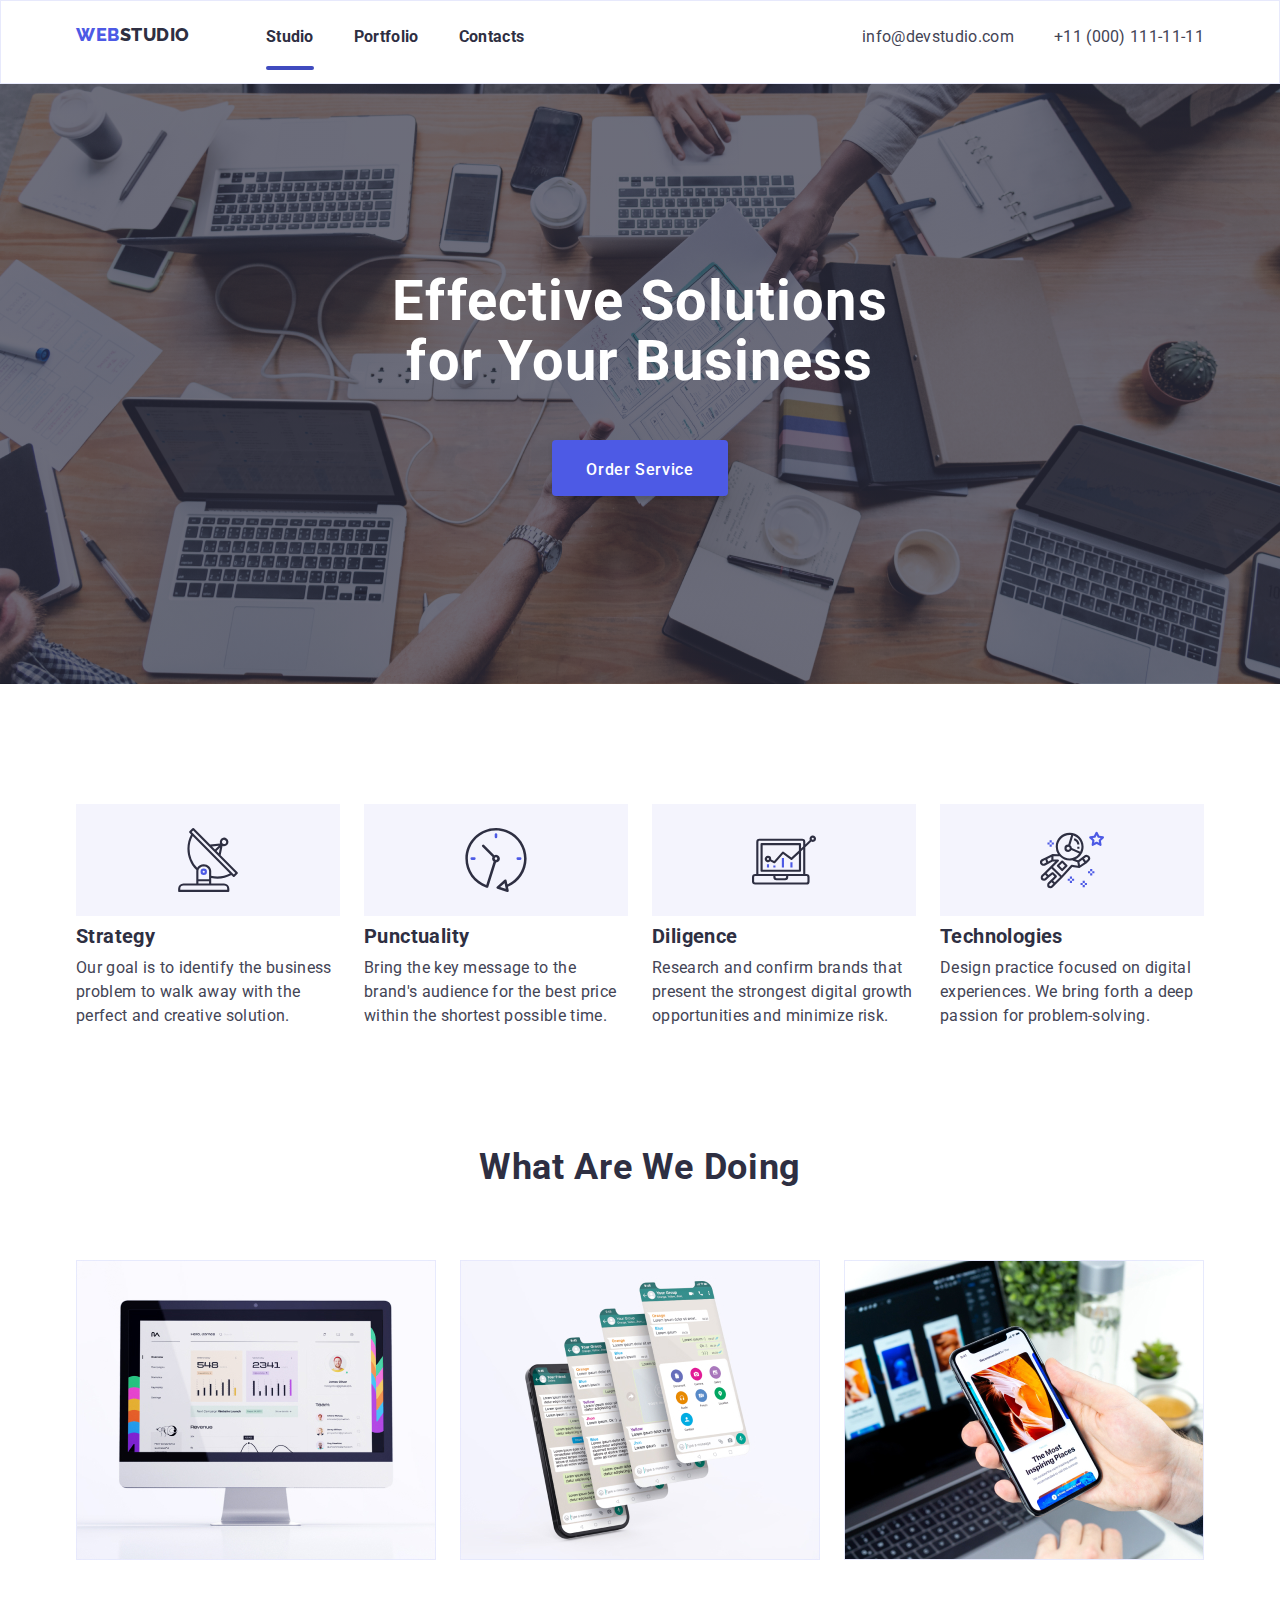
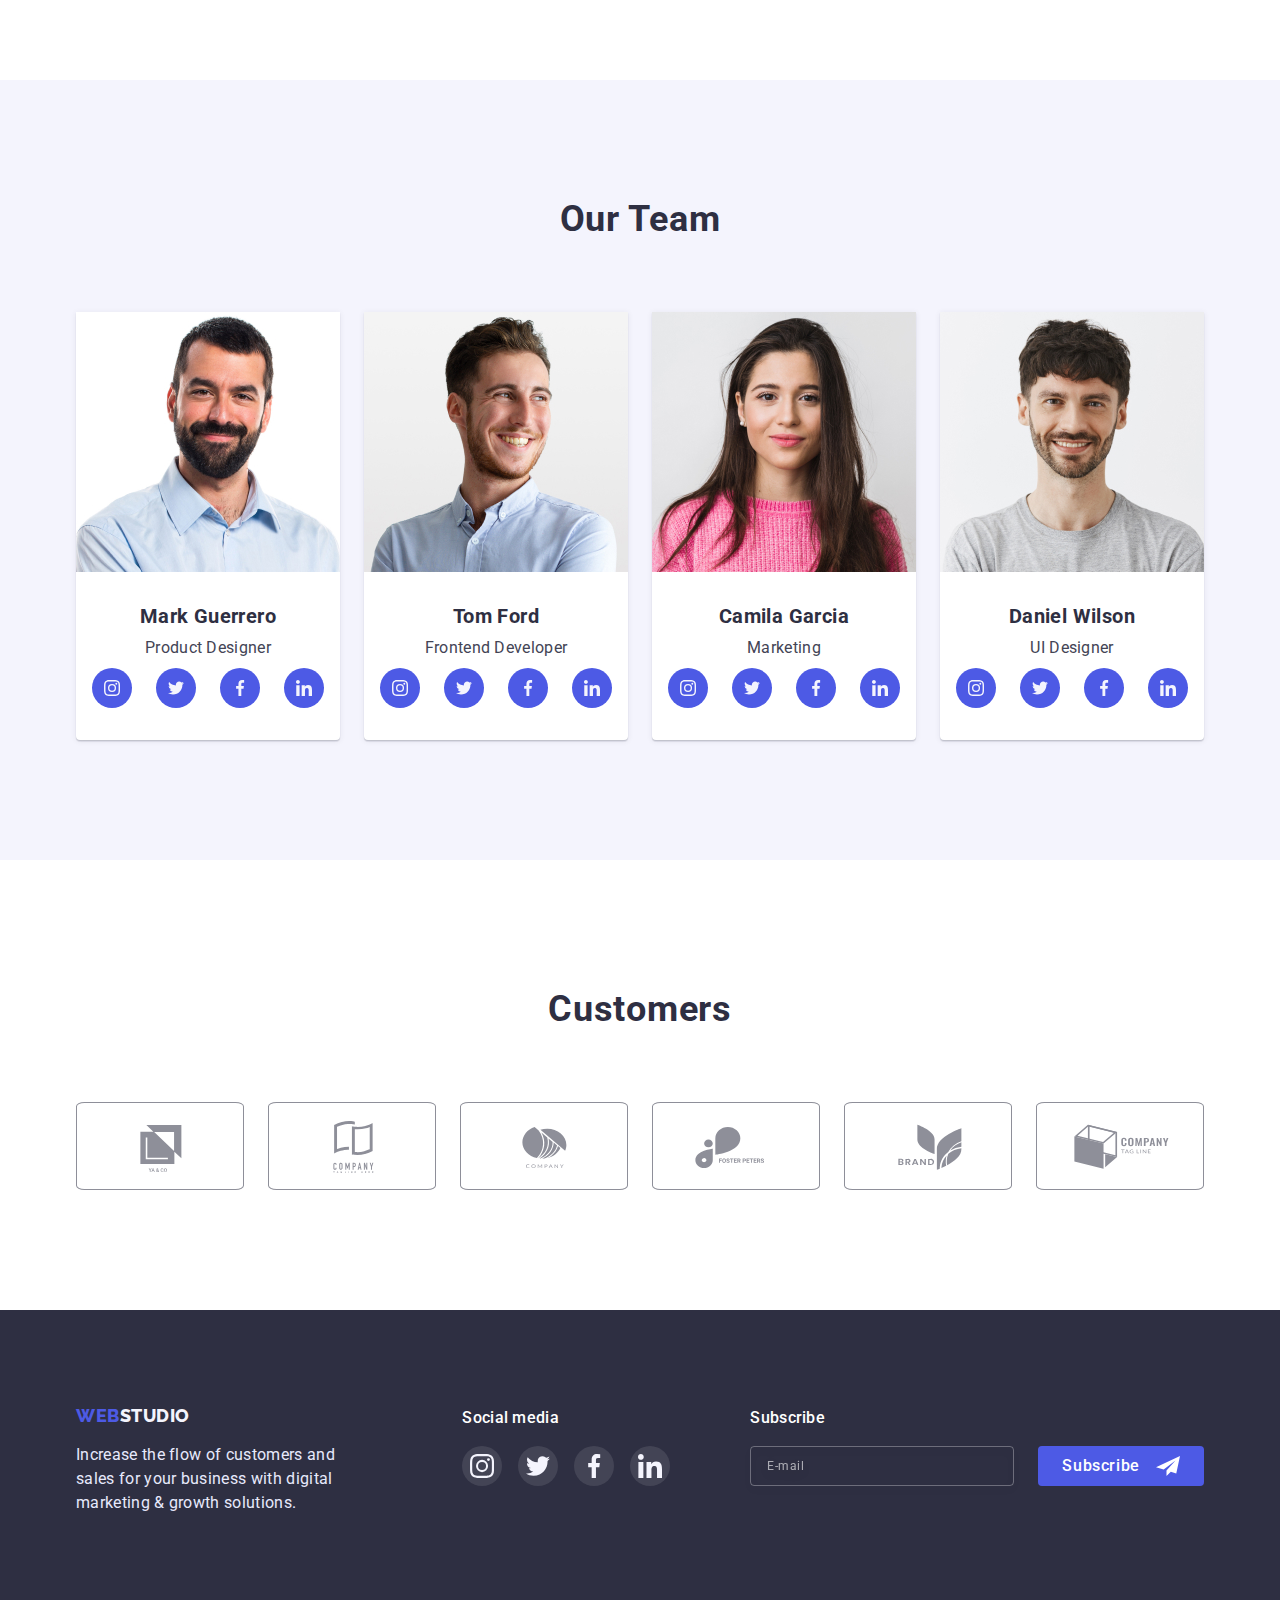
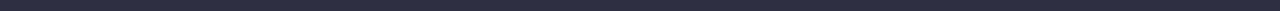
<file: index.html>
<!DOCTYPE html>
<html lang="en">
  <head>
    <meta charset="UTF-8" />
    <meta http-equiv="X-UA-Compatible" content="IE=edge" />
    <meta name="viewport" content="width=device-width, initial-scale=1.0" />
    <title>WebStudio</title>
    <link rel="preconnect" href="https://fonts.googleapis.com" />
    <link rel="preconnect" href="https://fonts.gstatic.com" crossorigin />
    <link
      href="https://fonts.googleapis.com/css2?family=Raleway:wght@800&family=Roboto:wght@400;500;700;900&display=swap"
      rel="stylesheet"
    />
    <link rel="stylesheet" href="./css/normalize.css" />
    <link rel="stylesheet" href="./css/styles.css" />
    <link rel="stylesheet" href="./css/mobile.css" />
    <link rel="stylesheet" href="./css/tablet.css" />
    <link rel="stylesheet" href="./css/desktop.css" />
  </head>
  <body class="site-body">
    <header class="header">
      <div class="container">
        <nav class="header-navigation">
          <a href="./index.html" class="header-logo link">
            WEB <span class="header-logo-studio"> STUDIO </span>
          </a>
          <ul class="header-list list">
            <li class="header-item">
              <a class="header-link link current" href="./index.html">Studio</a>
            </li>
            <li class="header-item">
              <a class="header-link link" href="./portfolio.html">Portfolio</a>
            </li>
            <li class="header-item">
              <a class="header-link link" href="">Contacts</a>
            </li>
          </ul>
        </nav>
        <ul class="header-list-contacts list">
          <li class="header-item-contacts">
            <a class="header-email link" href="mailto:info@devstudio.com"
              >info@devstudio.com</a
            >
          </li>
          <li class="header-item-contacts">
            <a class="header-tel link" href="tel:+110001111111"
              >+11 (000) 111-11-11</a
            >
          </li>
        </ul>
        <button type="button" class="menu-open btn" data-menu-open>
          <svg class="menu-open-icon" width="32" height="22">
            <use href="./images/svg/icons.svg#icon-hamburger"></use>
          </svg>
        </button>
      </div>
      <div class="mob-menu is-hidden" data-menu>
        <div class="container-mob-menu">
          <div class="mob-menu-top">
            <button type="button" class="menu-close btn" data-menu-close>
              <svg class="menu-close-icon" width="8" height="8">
                <use href="./images/svg/icons.svg#icon-close"></use>
              </svg>
            </button>
            <nav>
              <ul class="mob-menu-list list">
                <li class="mob-menu-item">
                  <a class="mob-menu-link link current" href="./index.html"
                    >Studio</a
                  >
                </li>
                <li class="mob-menu-item">
                  <a class="mob-menu-link link" href="./portfolio.html"
                    >Portfolio</a
                  >
                </li>
                <li class="mob-menu-item">
                  <a class="mob-menu-link link" href="">Contacts</a>
                </li>
              </ul>
            </nav>
          </div>
          <div class="mob-menu-button">
            <ul class="mob-menu-list-contacts list">
              <li class="mob-menu-item-contacts">
                <a class="mob-menu-tel link" href="tel:+110001111111"
                  >+11 (000) 111-11-11</a
                >
              </li>
              <li class="mob-menu-item-contacts">
                <a class="mob-menu-email link" href="mailto:info@devstudio.com"
                  >info@devstudio.com</a
                >
              </li>
            </ul>
            <ul class="mob-menu-soc-list list">
              <li class="mob-menu-soc-item">
                <a href="" class="mob-menu-soc-link link">
                  <svg class="mob-menu-soc-icon" width="24" height="24">
                    <use href="./images/svg/icons.svg#icon-instagram"></use>
                  </svg>
                </a>
              </li>
              <li class="mob-menu-soc-item">
                <a href="" class="mob-menu-soc-link link">
                  <svg class="mob-menu-soc-icon" width="24" height="24">
                    <use href="./images/svg/icons.svg#icon-twitter"></use>
                  </svg>
                </a>
              </li>
              <li class="mob-menu-soc-item">
                <a href="" class="mob-menu-soc-link link">
                  <svg class="mob-menu-soc-icon" width="24" height="24">
                    <use href="./images/svg/icons.svg#icon-facebook"></use>
                  </svg>
                </a>
              </li>
              <li class="mob-menu-soc-item">
                <a href="" class="mob-menu-soc-link link">
                  <svg class="mob-menu-soc-icon" width="24" height="24">
                    <use href="./images/svg/icons.svg#icon-linkedin"></use>
                  </svg>
                </a>
              </li>
            </ul>
          </div>
        </div>
      </div>
    </header>
    <main class="main">
      <section class="hero">
        <div class="container">
          <h1 class="hero-title">Effective Solutions for Your Business</h1>
          <button type="button" class="hero-btn btn" data-modal-open>
            Order Service
          </button>
        </div>
      </section>
      <section class="principles">
        <div class="container">
          <h2 class="visually-hidden">Basic principles</h2>
          <ul class="principles-list list">
            <li class="principles-item">
              <a href="" class="principles-link link">
                <svg class="principles-icon" width="64" height="64">
                  <use href="./images/svg/icons.svg#icon-antenna"></use>
                </svg>
              </a>
              <p class="basic-principles headlines">Strategy</p>
              <p class="basic-principles-description characteristics">
                Our goal is to identify the business problem to walk away with
                the perfect and creative solution.
              </p>
            </li>
            <li class="principles-item">
              <a href="" class="principles-link link">
                <svg class="principles-icon" width="64" height="64">
                  <use href="./images/svg/icons.svg#icon-clock"></use>
                </svg>
              </a>
              <p class="basic-principles headlines">Punctuality</p>
              <p class="basic-principles-description characteristics">
                Bring the key message to the brand's audience for the best price
                within the shortest possible time.
              </p>
            </li>
            <li class="principles-item">
              <a href="" class="principles-link link">
                <svg class="principles-icon" width="64" height="64">
                  <use href="./images/svg/icons.svg#icon-diagram"></use>
                </svg>
              </a>
              <p class="basic-principles headlines">Diligence</p>
              <p class="basic-principles-description characteristics">
                Research and confirm brands that present the strongest digital
                growth opportunities and minimize risk.
              </p>
            </li>
            <li class="principles-item">
              <a href="" class="principles-link link">
                <svg class="principles-icon" width="64" height="64">
                  <use href="./images/svg/icons.svg#icon-astronaut"></use>
                </svg>
              </a>
              <p class="basic-principles headlines">Technologies</p>
              <p class="basic-principles-description characteristics">
                Design practice focused on digital experiences. We bring forth a
                deep passion for problem-solving.
              </p>
            </li>
          </ul>
        </div>
      </section>
      <section class="description">
        <div class="container">
          <h2 class="description-title titles">What are we doing</h2>
          <ul class="description-list list">
            <li class="description-item">
              <img
                srcset="
                  ./images/whatarewedoing/monitor.jpg    1x,
                  ./images/whatarewedoing/monitor-2x.jpg 2x
                "
                src="./images/whatarewedoing/monitor.jpg"
                alt="monitor"
                width="360"
                height="300"
              />
            </li>
            <li class="description-item">
              <img
                srcset="
                  ./images/whatarewedoing/telephone.jpg    1x,
                  ./images/whatarewedoing/telephone-2x.jpg 2x
                "
                src="./images/whatarewedoing/telephone.jpg"
                alt="telephone"
                width="360"
                height="300"
              />
            </li>
            <li class="description-item">
              <img
                srcset="
                  ./images/whatarewedoing/gadgets.jpg    1x,
                  ./images/whatarewedoing/gadgets-2x.jpg 2x
                "
                src="./images/whatarewedoing/gadgets.jpg"
                alt="laptop and telephone"
                width="360"
                height="300"
              />
            </li>
          </ul>
        </div>
      </section>
      <section class="employees">
        <div class="container">
          <h2 class="employees-title titles">Our Team</h2>
          <ul class="employees-list list">
            <li class="employees-item">
              <img
                srcset="
                  ./images/team/mark-guerrero.jpg    1x,
                  ./images/team/mark-guerrero-2x.jpg 2x
                "
                src="./images/team/mark-guerrero.jpg"
                alt="photo of the employee"
                width="264"
                height="260"
              />
              <div class="employees-wrap">
                <h3 class="employees-name headlines">Mark Guerrero</h3>
                <p class="employees-profession characteristics">
                  Product Designer
                </p>
                <ul class="employees-soc-list list">
                  <li class="employees-soc-item">
                    <a href="" class="employees-soc-link link">
                      <svg class="employees-soc-icon" width="16" height="16">
                        <use href="./images/svg/icons.svg#icon-instagram"></use>
                      </svg>
                    </a>
                  </li>
                  <li class="employees-soc-item">
                    <a href="" class="employees-soc-link link">
                      <svg class="employees-soc-icon" width="16" height="16">
                        <use href="./images/svg/icons.svg#icon-twitter"></use>
                      </svg>
                    </a>
                  </li>
                  <li class="employees-soc-item">
                    <a href="" class="employees-soc-link link">
                      <svg class="employees-soc-icon" width="16" height="16">
                        <use href="./images/svg/icons.svg#icon-facebook"></use>
                      </svg>
                    </a>
                  </li>
                  <li class="employees-soc-item">
                    <a href="" class="employees-soc-link link">
                      <svg class="employees-soc-icon" width="16" height="16">
                        <use href="./images/svg/icons.svg#icon-linkedin"></use>
                      </svg>
                    </a>
                  </li>
                </ul>
              </div>
            </li>
            <li class="employees-item">
              <img
                srcset="
                  ./images/team/tom-ford.jpg    1x,
                  ./images/team/tom-ford-2x.jpg 2x
                "
                src="./images/team/tom-ford.jpg"
                alt="photo of the employee"
                width="264"
                height="260"
              />
              <div class="employees-wrap">
                <h3 class="employees-name headlines">Tom Ford</h3>
                <p class="employees-profession characteristics">
                  Frontend Developer
                </p>
                <ul class="employees-soc-list list">
                  <li class="employees-soc-item">
                    <a href="" class="employees-soc-link link">
                      <svg class="employees-soc-icon" width="16" height="16">
                        <use href="./images/svg/icons.svg#icon-instagram"></use>
                      </svg>
                    </a>
                  </li>
                  <li class="employees-soc-item">
                    <a href="" class="employees-soc-link link">
                      <svg class="employees-soc-icon" width="16" height="16">
                        <use href="./images/svg/icons.svg#icon-twitter"></use>
                      </svg>
                    </a>
                  </li>
                  <li class="employees-soc-item">
                    <a href="" class="employees-soc-link link">
                      <svg class="employees-soc-icon" width="16" height="16">
                        <use href="./images/svg/icons.svg#icon-facebook"></use>
                      </svg>
                    </a>
                  </li>
                  <li class="employees-soc-item">
                    <a href="" class="employees-soc-link link">
                      <svg class="employees-soc-icon" width="16" height="16">
                        <use href="./images/svg/icons.svg#icon-linkedin"></use>
                      </svg>
                    </a>
                  </li>
                </ul>
              </div>
            </li>
            <li class="employees-item">
              <img
                srcset="
                  ./images/team/camila-garcia.jpg    1x,
                  ./images/team/camila-garcia-2x.jpg 2x
                "
                src="./images/team/camila-garcia.jpg"
                alt="photo of the employee"
                width="264"
                height="260"
              />
              <div class="employees-wrap">
                <h3 class="employees-name headlines">Camila Garcia</h3>
                <p class="employees-profession characteristics">Marketing</p>
                <ul class="employees-soc-list list">
                  <li class="employees-soc-item">
                    <a href="" class="employees-soc-link link">
                      <svg class="employees-soc-icon" width="16" height="16">
                        <use href="./images/svg/icons.svg#icon-instagram"></use>
                      </svg>
                    </a>
                  </li>
                  <li class="employees-soc-item">
                    <a href="" class="employees-soc-link link">
                      <svg class="employees-soc-icon" width="16" height="16">
                        <use href="./images/svg/icons.svg#icon-twitter"></use>
                      </svg>
                    </a>
                  </li>
                  <li class="employees-soc-item">
                    <a href="" class="employees-soc-link link">
                      <svg class="employees-soc-icon" width="16" height="16">
                        <use href="./images/svg/icons.svg#icon-facebook"></use>
                      </svg>
                    </a>
                  </li>
                  <li class="employees-soc-item">
                    <a href="" class="employees-soc-link link">
                      <svg class="employees-soc-icon" width="16" height="16">
                        <use href="./images/svg/icons.svg#icon-linkedin"></use>
                      </svg>
                    </a>
                  </li>
                </ul>
              </div>
            </li>
            <li class="employees-item">
              <img
                srcset="
                  ./images/team/daniel-wilson.jpg    1x,
                  ./images/team/daniel-wilson-2x.jpg 2x
                "
                src="./images/team/daniel-wilson.jpg"
                alt="photo of the employee"
                width="264"
                height="260"
              />
              <div class="employees-wrap">
                <h3 class="employees-name headlines">Daniel Wilson</h3>
                <p class="employees-profession characteristics">UI Designer</p>
                <ul class="employees-soc-list list">
                  <li class="employees-soc-item">
                    <a href="" class="employees-soc-link link">
                      <svg class="employees-soc-icon" width="16" height="16">
                        <use href="./images/svg/icons.svg#icon-instagram"></use>
                      </svg>
                    </a>
                  </li>
                  <li class="employees-soc-item">
                    <a href="" class="employees-soc-link link">
                      <svg class="employees-soc-icon" width="16" height="16">
                        <use href="./images/svg/icons.svg#icon-twitter"></use>
                      </svg>
                    </a>
                  </li>
                  <li class="employees-soc-item">
                    <a href="" class="employees-soc-link link">
                      <svg class="employees-soc-icon" width="16" height="16">
                        <use href="./images/svg/icons.svg#icon-facebook"></use>
                      </svg>
                    </a>
                  </li>
                  <li class="employees-soc-item">
                    <a href="" class="employees-soc-link link">
                      <svg class="employees-soc-icon" width="16" height="16">
                        <use href="./images/svg/icons.svg#icon-linkedin"></use>
                      </svg>
                    </a>
                  </li>
                </ul>
              </div>
            </li>
          </ul>
        </div>
      </section>
      <section class="customers">
        <div class="container">
          <h2 class="customers-title titles">Customers</h2>
          <ul class="customers-list list">
            <li class="customers-item">
              <a href="" class="customers-link link">
                <svg class="customers-icon" width="104" height="56">
                  <use href="./images/svg/icons.svg#icon-company-ya-co"></use>
                </svg>
              </a>
            </li>
            <li class="customers-item">
              <a href="" class="customers-link link">
                <svg class="customers-icon" width="104" height="56">
                  <use
                    href="./images/svg/icons.svg#icon-company-tagline-here"
                  ></use>
                </svg>
              </a>
            </li>
            <li class="customers-item">
              <a href="" class="customers-link link">
                <svg class="customers-icon" width="104" height="56">
                  <use href="./images/svg/icons.svg#icon-company"></use>
                </svg>
              </a>
            </li>
            <li class="customers-item">
              <a href="" class="customers-link link">
                <svg class="customers-icon" width="104" height="56">
                  <use
                    href="./images/svg/icons.svg#icon-company-foster-peters"
                  ></use>
                </svg>
              </a>
            </li>
            <li class="customers-item">
              <a href="" class="customers-link link">
                <svg class="customers-icon" width="104" height="56">
                  <use href="./images/svg/icons.svg#icon-company-brand"></use>
                </svg>
              </a>
            </li>
            <li class="customers-item">
              <a href="" class="customers-link link">
                <svg class="customers-icon" width="104" height="56">
                  <use
                    href="./images/svg/icons.svg#icon-company-tag-line"
                  ></use>
                </svg>
              </a>
            </li>
          </ul>
        </div>
      </section>
    </main>
    <footer class="footer">
      <div class="container">
        <div class="footer-wrap">
          <div class="footer-description-wrap">
            <a href="./index.html" class="footer-logo link">
              WEB<span class="footer-logo-studio">STUDIO </span>
            </a>
            <p class="footer-description">
              Increase the flow of customers and sales for your business with
              digital marketing & growth solutions.
            </p>
          </div>
          <div class="social-media-wrap">
            <p class="social-media">Social media</p>
            <ul class="social-media-list list">
              <li class="social-media-item">
                <a href="" class="social-media-link link">
                  <svg class="social-media-icon" width="24" height="24">
                    <use href="./images/svg/icons.svg#icon-instagram"></use>
                  </svg>
                </a>
              </li>
              <li class="social-media-item">
                <a href="" class="social-media-link link">
                  <svg class="social-media-icon" width="24" height="24">
                    <use href="./images/svg/icons.svg#icon-twitter"></use>
                  </svg>
                </a>
              </li>
              <li class="social-media-item">
                <a href="" class="social-media-link link">
                  <svg class="social-media-icon" width="24" height="24">
                    <use href="./images/svg/icons.svg#icon-facebook"></use>
                  </svg>
                </a>
              </li>
              <li class="social-media-item">
                <a href="" class="social-media-link link">
                  <svg class="social-media-icon" width="24" height="24">
                    <use href="./images/svg/icons.svg#icon-linkedin"></use>
                  </svg>
                </a>
              </li>
            </ul>
          </div>
        </div>
        <div class="subscription-wrap">
          <p class="subscription-title">Subscribe</p>
          <form class="subscription-form">
            <label>
              <input
                type="email"
                name="email"
                class="subscription-input-email"
                placeholder="E-mail"
                required
              />
            </label>
            <button type="submit" class="subscribe-btn btn">
              <span class="subscribe-text">Subscribe</span>
              <svg class="subscribe-icon" width="24" height="24">
                <use href="./images/svg/icons.svg#icon-plane"></use>
              </svg>
            </button>
          </form>
        </div>
      </div>
    </footer>
    <div class="backdrop is-hidden" data-modal>
      <div class="modal">
        <button type="button" class="modal-close btn" data-modal-close>
          <svg class="modal-close-icon" width="8" height="8">
            <use href="./images/svg/icons.svg#icon-close-button"></use>
          </svg>
        </button>
        <p class="modal-title">Leave your contacts and we will call you back</p>
        <form class="modal-form">
          <label>
            <span class="input-text">Name</span>
            <span class="input-wrap">
              <input type="text" class="modal-input" name="name" required />
              <svg class="input-icon" width="18" height="18">
                <use href="./images/svg/icons.svg#icon-name"></use>
              </svg>
            </span>
          </label>
          <label>
            <span class="input-text">Phone</span>
            <span class="input-wrap">
              <input type="tel" class="modal-input" name="phone" required />
              <svg class="input-icon" width="18" height="24">
                <use href="./images/svg/icons.svg#icon-phone"></use>
              </svg>
            </span>
          </label>
          <label>
            <span class="input-text">Email</span>
            <span class="input-wrap">
              <input type="email" class="modal-input" name="email" required />
              <svg class="input-icon" width="18" height="24">
                <use href="./images/svg/icons.svg#icon-email"></use>
              </svg>
            </span>
          </label>
          <label>
            <span class="input-text">Comment</span>
            <textarea
              name="user-text"
              class="modal-comment"
              placeholder="Text input"
            ></textarea>
          </label>
          <div class="modal-field">
            <input
              type="checkbox"
              name="policy"
              id="policy"
              value="accept"
              class="input-check visually-hidden"
            />
            <label for="policy" class="check-text">
              <span>
                <svg class="check-icon" width="10" height="8">
                  <use href="./images/svg/icons.svg#icon-mark"></use>
                </svg>
              </span>
              I accept the terms and conditions of the
              <a href="" class="privacy-policy">Privacy Policy</a>
            </label>
          </div>
          <button type="submit" class="modal-btn btn">Send</button>
        </form>
      </div>
    </div>
    <script src="./js/modal.js"></script>
    <script src="./js/menu.js"></script>
  </body>
</html>
</file>
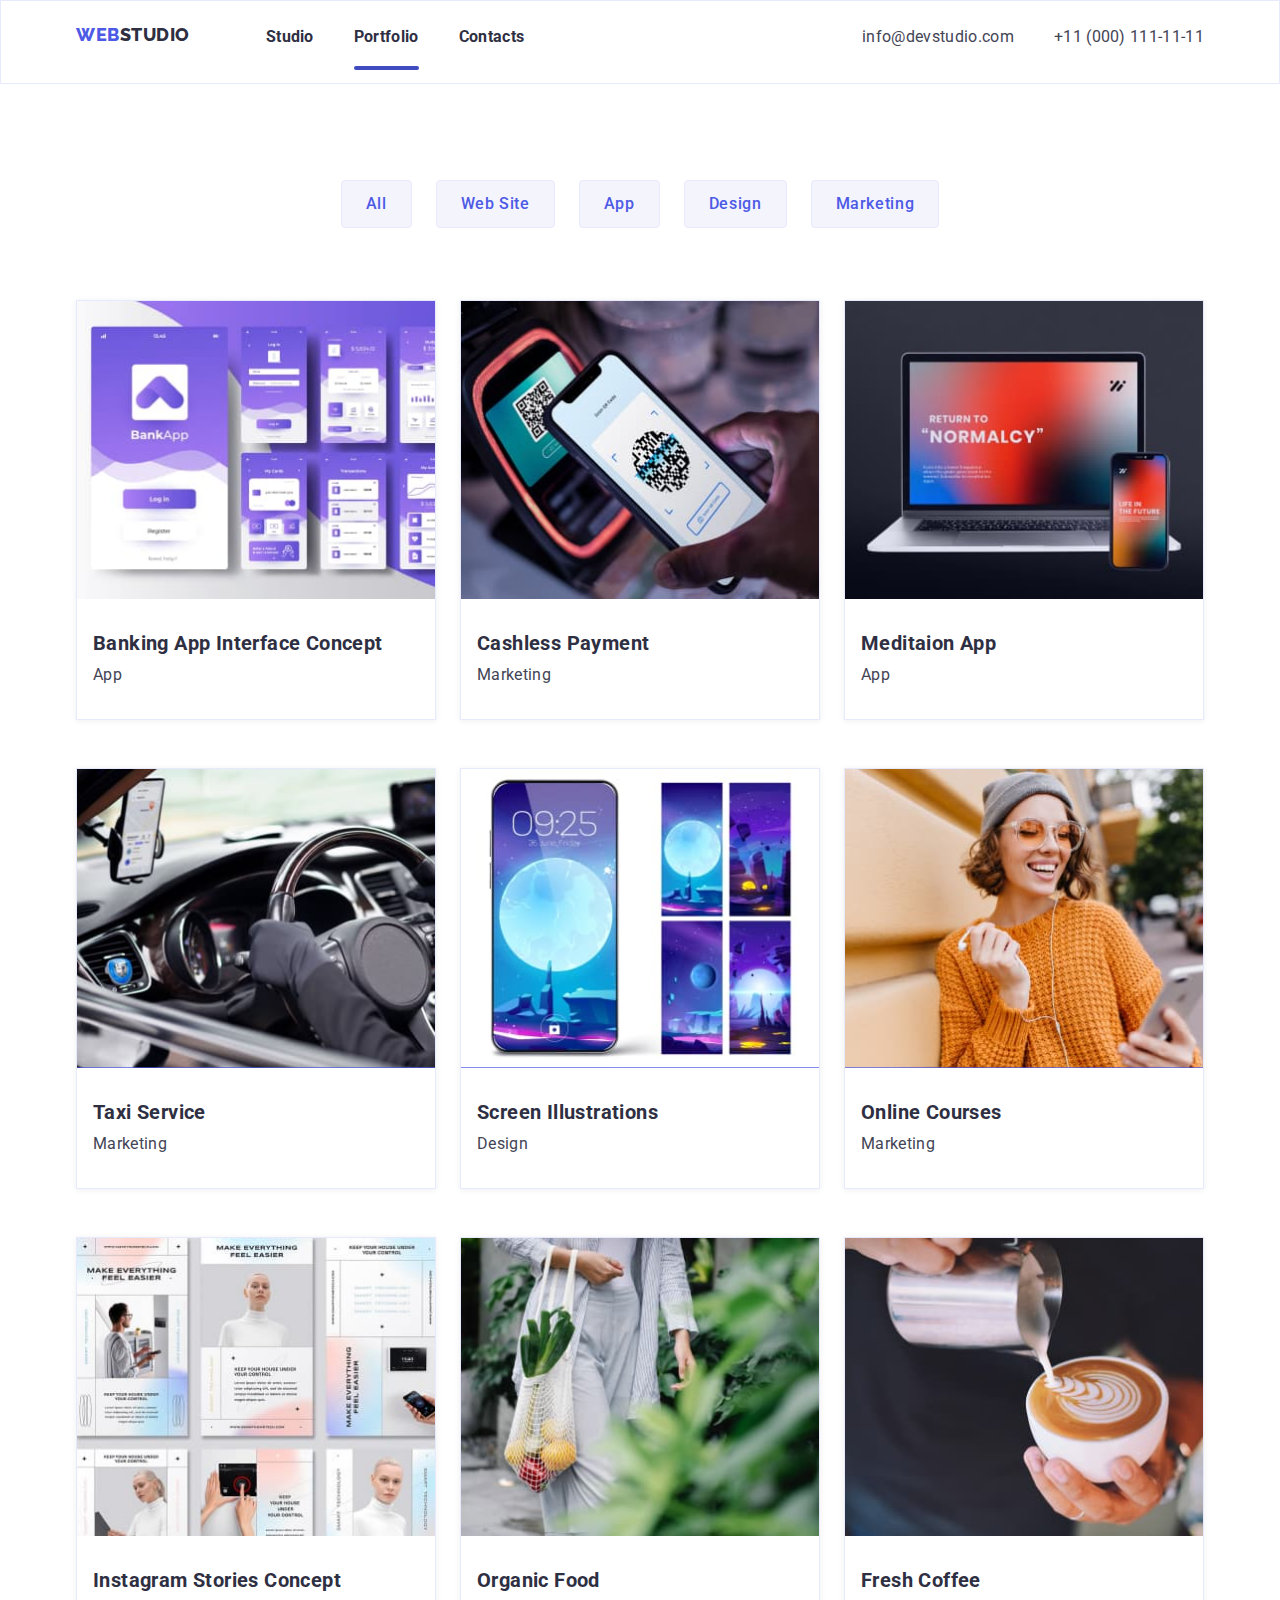
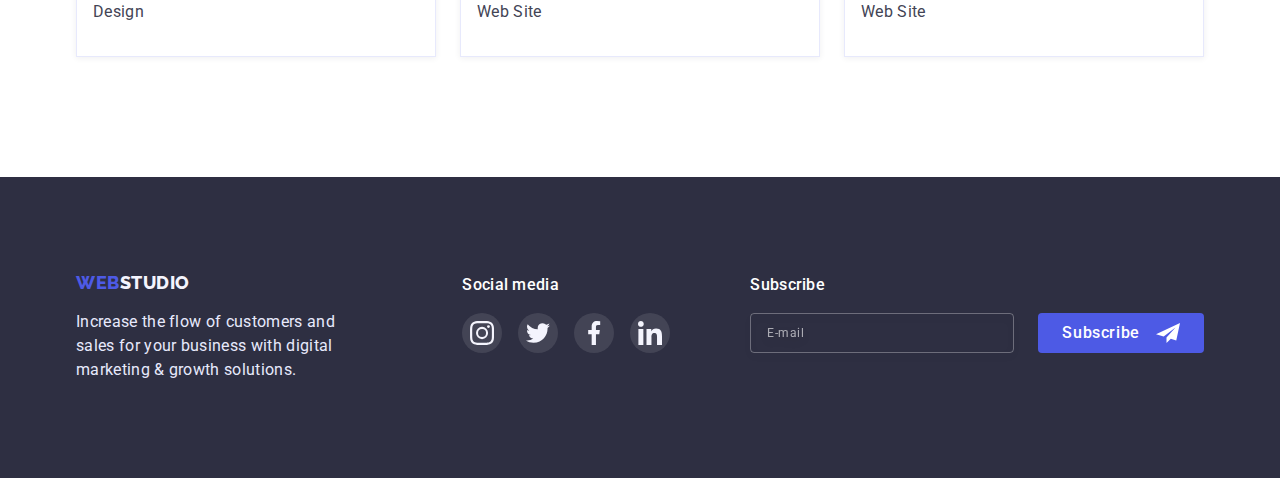
<file: portfolio.html>
<!DOCTYPE html>
<html lang="en">
  <head>
    <meta charset="UTF-8" />
    <meta http-equiv="X-UA-Compatible" content="IE=edge" />
    <meta name="viewport" content="width=device-width, initial-scale=1.0" />
    <title>WebStudio</title>
    <link rel="preconnect" href="https://fonts.googleapis.com" />
    <link rel="preconnect" href="https://fonts.gstatic.com" crossorigin />
    <link
      href="https://fonts.googleapis.com/css2?family=Raleway:wght@800&family=Roboto:wght@400;500;700;900&display=swap"
      rel="stylesheet"
    />
    <link rel="stylesheet" href="./css/normalize.css" />
    <link rel="stylesheet" href="./css/styles.css" />
    <link rel="stylesheet" href="./css/mobile.css" />
    <link rel="stylesheet" href="./css/tablet.css" />
    <link rel="stylesheet" href="./css/desktop.css" />
  </head>
  <body class="portfolio-body">
    <header class="header">
      <div class="container">
        <nav class="header-navigation">
          <a href="./index.html" class="header-logo link">
            WEB <span class="header-logo-studio"> STUDIO </span>
          </a>
          <ul class="header-list list">
            <li class="header-item">
              <a class="header-link link" href="./index.html">Studio</a>
            </li>
            <li class="header-item">
              <a class="header-link link current" href="./portfolio.html"
                >Portfolio</a
              >
            </li>
            <li class="header-item">
              <a class="header-link link" href="">Contacts</a>
            </li>
          </ul>
        </nav>
        <ul class="header-list-contacts list">
          <li class="header-item-contacts">
            <a class="header-email link" href="mailto:info@devstudio.com">
              info@devstudio.com
            </a>
          </li>
          <li class="header-item-contacts">
            <a class="header-tel link" href="tel:+110001111111">
              +11 (000) 111-11-11
            </a>
          </li>
        </ul>
        <button type="button" class="menu-open btn" data-menu-open>
          <svg class="menu-open-icon" width="32" height="22">
            <use href="./images/svg/icons.svg#icon-hamburger"></use>
          </svg>
        </button>
      </div>
      <div class="mob-menu is-hidden" data-menu>
        <div class="container-mob-menu">
          <div class="mob-menu-top">
            <button type="button" class="menu-close btn" data-menu-close>
              <svg class="menu-close-icon" width="8" height="8">
                <use href="./images/svg/icons.svg#icon-close"></use>
              </svg>
            </button>
            <nav>
              <ul class="mob-menu-list list">
                <li class="mob-menu-item">
                  <a class="mob-menu-link link current" href="./index.html"
                    >Studio</a
                  >
                </li>
                <li class="mob-menu-item">
                  <a class="mob-menu-link link" href="./portfolio.html"
                    >Portfolio</a
                  >
                </li>
                <li class="mob-menu-item">
                  <a class="mob-menu-link link" href="">Contacts</a>
                </li>
              </ul>
            </nav>
          </div>
          <div class="mob-menu-button">
            <ul class="mob-menu-list-contacts list">
              <li class="mob-menu-item-contacts">
                <a class="mob-menu-tel link" href="tel:+110001111111"
                  >+11 (000) 111-11-11</a
                >
              </li>
              <li class="mob-menu-item-contacts">
                <a class="mob-menu-email link" href="mailto:info@devstudio.com"
                  >info@devstudio.com</a
                >
              </li>
            </ul>
            <ul class="mob-menu-soc-list list">
              <li class="mob-menu-soc-item">
                <a href="" class="mob-menu-soc-link link">
                  <svg class="mob-menu-soc-icon" width="24" height="24">
                    <use href="./images/svg/icons.svg#icon-instagram"></use>
                  </svg>
                </a>
              </li>
              <li class="mob-menu-soc-item">
                <a href="" class="mob-menu-soc-link link">
                  <svg class="mob-menu-soc-icon" width="24" height="24">
                    <use href="./images/svg/icons.svg#icon-twitter"></use>
                  </svg>
                </a>
              </li>
              <li class="mob-menu-soc-item">
                <a href="" class="mob-menu-soc-link link">
                  <svg class="mob-menu-soc-icon" width="24" height="24">
                    <use href="./images/svg/icons.svg#icon-facebook"></use>
                  </svg>
                </a>
              </li>
              <li class="mob-menu-soc-item">
                <a href="" class="mob-menu-soc-link link">
                  <svg class="mob-menu-soc-icon" width="24" height="24">
                    <use href="./images/svg/icons.svg#icon-linkedin"></use>
                  </svg>
                </a>
              </li>
            </ul>
          </div>
        </div>
      </div>
    </header>
    <main class="main-portfolio">
      <section class="portfolio">
        <div class="container">
          <h1 class="visually-hidden">Portfolio</h1>
          <ul class="portfolio-list list">
            <li class="portfolio-item">
              <button type="button" class="portfolio-btn btn">All</button>
            </li>
            <li class="portfolio-item">
              <button type="button" class="portfolio-btn btn">Web Site</button>
            </li>
            <li class="portfolio-item">
              <button type="button" class="portfolio-btn btn">App</button>
            </li>
            <li class="portfolio-item">
              <button type="button" class="portfolio-btn btn">Design</button>
            </li>
            <li class="portfolio-item">
              <button type="button" class="portfolio-btn btn">Marketing</button>
            </li>
          </ul>
          <ul class="portfolio-next-list list">
            <li class="portfolio-next-item">
              <div class="portfolio-top-wrap">
                <picture>
                  <source
                    srcset="
                      ./images/portfolio/banking.jpg    1x,
                      ./images/portfolio/banking-2x.jpg 2x
                    "
                    media="(min-width: 1200px)"
                  />
                  <source
                    srcset="
                      ./images/portfolio/banking-tab.jpg    1x,
                      ./images/portfolio/banking-tab-2x.jpg 2x
                    "
                    media="(min-width: 768px)"
                  />
                  <source
                    srcset="
                      ./images/portfolio/banking-mob.jpg    1x,
                      ./images/portfolio/banking-mob-2x.jpg 2x
                    "
                    media="(min-width: 320px)"
                  />
                  <img
                    src="./images/portfolio/banking.jpg"
                    alt="Banking App"
                    width="396"
                    height="300"
                  />
                </picture>
                <p class="portfolio-top-text">
                  14 Stylish and User-Friendly App Design Concepts · Task
                  Manager App · Calorie Tracker App · Exotic Fruit Ecommerce App
                  · Cloud Storage App
                </p>
              </div>
              <div class="portfolio-wrap">
                <h2 class="portfolio-title headlines">
                  Banking App Interface Concept
                </h2>
                <p class="portfolio-characteristics characteristics">App</p>
              </div>
            </li>
            <li class="portfolio-next-item">
              <div class="portfolio-top-wrap">
                <picture>
                  <source
                    srcset="
                      ./images/portfolio/payment.jpg    1x,
                      ./images/portfolio/payment-2x.jpg 2x
                    "
                    media="(min-width: 1200px)"
                  />
                  <source
                    srcset="
                      ./images/portfolio/payment-tab.jpg    1x,
                      ./images/portfolio/payment-tab-2x.jpg 2x
                    "
                    media="(min-width: 768px)"
                  />
                  <source
                    srcset="
                      ./images/portfolio/payment-mob.jpg    1x,
                      ./images/portfolio/payment-mob-2x.jpg 2x
                    "
                    media="(min-width: 320px)"
                  />
                  <img
                    src="./images/portfolio/payment.jpg"
                    alt="Cashless Payment"
                    width="396"
                    height="300"
                  />
                </picture>
                <p class="portfolio-top-text">
                  14 Stylish and User-Friendly App Design Concepts · Task
                  Manager App · Calorie Tracker App · Exotic Fruit Ecommerce App
                  · Cloud Storage App
                </p>
              </div>
              <div class="portfolio-wrap">
                <h2 class="portfolio-title headlines">Cashless Payment</h2>
                <p class="portfolio-characteristics characteristics">
                  Marketing
                </p>
              </div>
            </li>
            <li class="portfolio-next-item">
              <div class="portfolio-top-wrap">
                <picture>
                  <source
                    srcset="
                      ./images/portfolio/meditation.jpg    1x,
                      ./images/portfolio/meditation-2x.jpg 2x
                    "
                    media="(min-width: 1200px)"
                  />
                  <source
                    srcset="
                      ./images/portfolio/meditation-tab.jpg    1x,
                      ./images/portfolio/meditation-tab-2x.jpg 2x
                    "
                    media="(min-width: 768px)"
                  />
                  <source
                    srcset="
                      ./images/portfolio/meditation-mob.jpg    1x,
                      ./images/portfolio/meditation-mob-2x.jpg 2x
                    "
                    media="(min-width: 320px)"
                  />
                  <img
                    src="./images/portfolio/meditation.jpg"
                    alt="Meditation App"
                    width="396"
                    height="300"
                  />
                </picture>
                <p class="portfolio-top-text">
                  14 Stylish and User-Friendly App Design Concepts · Task
                  Manager App · Calorie Tracker App · Exotic Fruit Ecommerce App
                  · Cloud Storage App
                </p>
              </div>
              <div class="portfolio-wrap">
                <h2 class="portfolio-title headlines">Meditaion App</h2>
                <p class="portfolio-characteristics characteristics">App</p>
              </div>
            </li>
            <li class="portfolio-next-item">
              <div class="portfolio-top-wrap">
                <picture>
                  <source
                    srcset="
                      ./images/portfolio/taxi.jpg    1x,
                      ./images/portfolio/taxi-2x.jpg 2x
                    "
                    media="(min-width: 1200px)"
                  />
                  <source
                    srcset="
                      ./images/portfolio/taxi-tab.jpg    1x,
                      ./images/portfolio/taxi-tab-2x.jpg 2x
                    "
                    media="(min-width: 768px)"
                  />
                  <source
                    srcset="
                      ./images/portfolio/taxi-mob.jpg    1x,
                      ./images/portfolio/taxi-mob-2x.jpg 2x
                    "
                    media="(min-width: 320px)"
                  />
                  <img
                    src="./images/portfolio/taxi.jpg"
                    alt="Taxi Service"
                    width="396"
                    height="300"
                  />
                </picture>
                <p class="portfolio-top-text">
                  14 Stylish and User-Friendly App Design Concepts · Task
                  Manager App · Calorie Tracker App · Exotic Fruit Ecommerce App
                  · Cloud Storage App
                </p>
              </div>
              <div class="portfolio-wrap">
                <h2 class="portfolio-title headlines">Taxi Service</h2>
                <p class="portfolio-characteristics characteristics">
                  Marketing
                </p>
              </div>
            </li>
            <li class="portfolio-next-item">
              <div class="portfolio-top-wrap">
                <picture>
                  <source
                    srcset="
                      ./images/portfolio/illustrations.jpg    1x,
                      ./images/portfolio/illustrations-2x.jpg 2x
                    "
                    media="(min-width: 1200px)"
                  />
                  <source
                    srcset="
                      ./images/portfolio/illustrations-tab.jpg    1x,
                      ./images/portfolio/illustrations-tab-2x.jpg 2x
                    "
                    media="(min-width: 768px)"
                  />
                  <source
                    srcset="
                      ./images/portfolio/illustrations-mob.jpg    1x,
                      ./images/portfolio/illustrations-mob-2x.jpg 2x
                    "
                    media="(min-width: 320px)"
                  />
                  <img
                    src="./images/portfolio/illustrations.jpg"
                    alt="Screen Illustrations"
                    width="396"
                    height="300"
                  />
                </picture>
                <p class="portfolio-top-text">
                  14 Stylish and User-Friendly App Design Concepts · Task
                  Manager App · Calorie Tracker App · Exotic Fruit Ecommerce App
                  · Cloud Storage App
                </p>
              </div>
              <div class="portfolio-wrap">
                <h2 class="portfolio-title headlines">Screen Illustrations</h2>
                <p class="portfolio-characteristics characteristics">Design</p>
              </div>
            </li>
            <li class="portfolio-next-item">
              <div class="portfolio-top-wrap">
                <picture>
                  <source
                    srcset="
                      ./images/portfolio/courses.jpg    1x,
                      ./images/portfolio/courses-2x.jpg 2x
                    "
                    media="(min-width: 1200px)"
                  />
                  <source
                    srcset="
                      ./images/portfolio/courses-tab.jpg    1x,
                      ./images/portfolio/courses-tab-2x.jpg 2x
                    "
                    media="(min-width: 768px)"
                  />
                  <source
                    srcset="
                      ./images/portfolio/courses-mob.jpg    1x,
                      ./images/portfolio/courses-mob-2x.jpg 2x
                    "
                    media="(min-width: 320px)"
                  />
                  <img
                    src="./images/portfolio/courses.jpg"
                    alt="Online Courses"
                    width="396"
                    height="300"
                  />
                </picture>
                <p class="portfolio-top-text">
                  14 Stylish and User-Friendly App Design Concepts · Task
                  Manager App · Calorie Tracker App · Exotic Fruit Ecommerce App
                  · Cloud Storage App
                </p>
              </div>
              <div class="portfolio-wrap">
                <h2 class="portfolio-title headlines">Online Courses</h2>
                <p class="portfolio-characteristics characteristics">
                  Marketing
                </p>
              </div>
            </li>
            <li class="portfolio-next-item">
              <div class="portfolio-top-wrap">
                <picture>
                  <source
                    srcset="
                      ./images/portfolio/instagram.jpg    1x,
                      ./images/portfolio/instagram-2x.jpg 2x
                    "
                    media="(min-width: 1200px)"
                  />
                  <source
                    srcset="
                      ./images/portfolio/instagram-tab.jpg    1x,
                      ./images/portfolio/instagram-tab-2x.jpg 2x
                    "
                    media="(min-width: 768px)"
                  />
                  <source
                    srcset="
                      ./images/portfolio/instagram-mob.jpg    1x,
                      ./images/portfolio/instagram-mob-2x.jpg 2x
                    "
                    media="(min-width: 320px)"
                  />
                  <img
                    src="./images/portfolio/instagram.jpg"
                    alt="Instagram Stories Concept"
                    width="396"
                    height="300"
                  />
                </picture>
                <p class="portfolio-top-text">
                  14 Stylish and User-Friendly App Design Concepts · Task
                  Manager App · Calorie Tracker App · Exotic Fruit Ecommerce App
                  · Cloud Storage App
                </p>
              </div>
              <div class="portfolio-wrap">
                <h2 class="portfolio-title headlines">
                  Instagram Stories Concept
                </h2>
                <p class="portfolio-characteristics characteristics">Design</p>
              </div>
            </li>
            <li class="portfolio-next-item">
              <div class="portfolio-top-wrap">
                <picture>
                  <source
                    srcset="
                      ./images/portfolio/food.jpg    1x,
                      ./images/portfolio/food-2x.jpg 2x
                    "
                    media="(min-width: 1200px)"
                  />
                  <source
                    srcset="
                      ./images/portfolio/food-tab.jpg    1x,
                      ./images/portfolio/food-tab-2x.jpg 2x
                    "
                    media="(min-width: 768px)"
                  />
                  <source
                    srcset="
                      ./images/portfolio/food-mob.jpg    1x,
                      ./images/portfolio/food-mob-2x.jpg 2x
                    "
                    media="(min-width: 320px)"
                  />
                  <img
                    src="./images/portfolio/food.jpg"
                    alt="Organic Food"
                    width="396"
                    height="300"
                  />
                </picture>
                <p class="portfolio-top-text">
                  14 Stylish and User-Friendly App Design Concepts · Task
                  Manager App · Calorie Tracker App · Exotic Fruit Ecommerce App
                  · Cloud Storage App
                </p>
              </div>
              <div class="portfolio-wrap">
                <h2 class="portfolio-title headlines">Organic Food</h2>
                <p class="portfolio-characteristics characteristics">
                  Web Site
                </p>
              </div>
            </li>
            <li class="portfolio-next-item">
              <div class="portfolio-top-wrap">
                <picture>
                  <source
                    srcset="
                      ./images/portfolio/coffee.jpg    1x,
                      ./images/portfolio/coffee-2x.jpg 2x
                    "
                    media="(min-width: 1200px)"
                  />
                  <source
                    srcset="
                      ./images/portfolio/coffee-tab.jpg    1x,
                      ./images/portfolio/coffee-tab-2x.jpg 2x
                    "
                    media="(min-width: 768px)"
                  />
                  <source
                    srcset="
                      ./images/portfolio/coffee-mob.jpg    1x,
                      ./images/portfolio/coffee-mob-2x.jpg 2x
                    "
                    media="(min-width: 320px)"
                  />
                  <img
                    src="./images/portfolio/coffee.jpg"
                    alt="Fresh Coffee"
                    width="396"
                    height="300"
                  />
                </picture>
                <p class="portfolio-top-text">
                  14 Stylish and User-Friendly App Design Concepts · Task
                  Manager App · Calorie Tracker App · Exotic Fruit Ecommerce App
                  · Cloud Storage App
                </p>
              </div>
              <div class="portfolio-wrap">
                <h2 class="portfolio-title headlines">Fresh Coffee</h2>
                <p class="portfolio-characteristics characteristics">
                  Web Site
                </p>
              </div>
            </li>
          </ul>
        </div>
      </section>
    </main>
    <footer class="footer">
      <div class="container">
        <div class="footer-wrap">
          <div class="footer-description-wrap">
            <a href="./index.html" class="footer-logo link">
              WEB<span class="footer-logo-studio">STUDIO </span>
            </a>
            <p class="footer-description">
              Increase the flow of customers and sales for your business with
              digital marketing & growth solutions.
            </p>
          </div>
          <div class="social-media-wrap">
            <p class="social-media">Social media</p>
            <ul class="social-media-list list">
              <li class="social-media-item">
                <a href="" class="social-media-link link">
                  <svg class="social-media-icon" width="24" height="24">
                    <use href="./images/svg/icons.svg#icon-instagram"></use>
                  </svg>
                </a>
              </li>
              <li class="social-media-item">
                <a href="" class="social-media-link link">
                  <svg class="social-media-icon" width="24" height="24">
                    <use href="./images/svg/icons.svg#icon-twitter"></use>
                  </svg>
                </a>
              </li>
              <li class="social-media-item">
                <a href="" class="social-media-link link">
                  <svg class="social-media-icon" width="24" height="24">
                    <use href="./images/svg/icons.svg#icon-facebook"></use>
                  </svg>
                </a>
              </li>
              <li class="social-media-item">
                <a href="" class="social-media-link link">
                  <svg class="social-media-icon" width="24" height="24">
                    <use href="./images/svg/icons.svg#icon-linkedin"></use>
                  </svg>
                </a>
              </li>
            </ul>
          </div>
        </div>
        <div class="subscription-wrap">
          <p class="subscription-title">Subscribe</p>
          <form class="subscription-form">
            <label>
              <input
                type="email"
                name="email"
                class="subscription-input-email"
                placeholder="E-mail"
                required
              />
            </label>
            <button type="submit" class="subscribe-btn btn">
              <span class="subscribe-text">Subscribe</span>
              <svg class="subscribe-icon" width="24" height="24">
                <use href="./images/svg/icons.svg#icon-plane"></use>
              </svg>
            </button>
          </form>
        </div>
      </div>
    </footer>
    <script src="./js/menu.js"></script>
  </body>
</html>
</file>
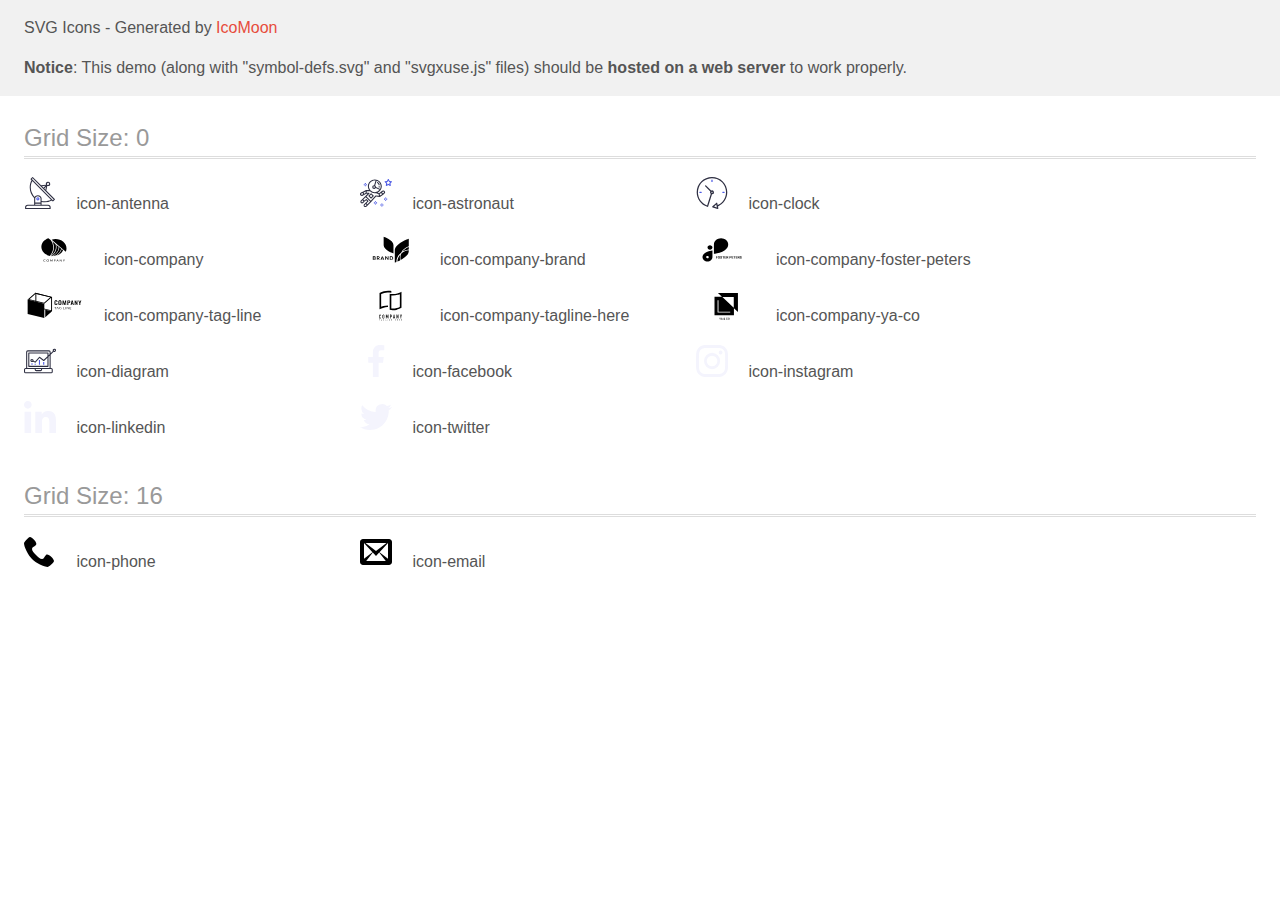
<file: images/icomoon/demo-external-svg.html>
<!doctype html>
<html>
<head>
    <title>IcoMoon - SVG Icons</title>
    <meta charset="utf-8">
    <meta name="viewport" content="width=device-width, initial-scale=1">
    <link rel="stylesheet" href="demo-files/demo.css">
    <link rel="stylesheet" href="style.css">
</head>
<body>
<header class="bgc1 clearfix">
<div class="mhl">
    <p>SVG Icons - Generated by <a href="https://icomoon.io/app">IcoMoon</a></p><p><strong>Notice</strong>: This demo (along with "symbol-defs.svg" and "svgxuse.js" files) should be <b>hosted on a web server</b> to work properly.</p>
</div>
</header>
    <div class="clearfix mhl ptl">
        <h1 class="mvm mtn fgc1">Grid Size: 0</h1>
        <div class="glyph fs1">
            <div class="clearfix pbs">
                <svg class="icon icon-antenna"><use xlink:href="symbol-defs.svg#icon-antenna"></use></svg><span class="name"> icon-antenna</span>
            </div>
        </div>
        <div class="glyph fs1">
            <div class="clearfix pbs">
                <svg class="icon icon-astronaut"><use xlink:href="symbol-defs.svg#icon-astronaut"></use></svg><span class="name"> icon-astronaut</span>
            </div>
        </div>
        <div class="glyph fs1">
            <div class="clearfix pbs">
                <svg class="icon icon-clock"><use xlink:href="symbol-defs.svg#icon-clock"></use></svg><span class="name"> icon-clock</span>
            </div>
        </div>
        <div class="glyph fs1">
            <div class="clearfix pbs">
                <svg class="icon icon-company"><use xlink:href="symbol-defs.svg#icon-company"></use></svg><span class="name"> icon-company</span>
            </div>
        </div>
        <div class="glyph fs1">
            <div class="clearfix pbs">
                <svg class="icon icon-company-brand"><use xlink:href="symbol-defs.svg#icon-company-brand"></use></svg><span class="name"> icon-company-brand</span>
            </div>
        </div>
        <div class="glyph fs1">
            <div class="clearfix pbs">
                <svg class="icon icon-company-foster-peters"><use xlink:href="symbol-defs.svg#icon-company-foster-peters"></use></svg><span class="name"> icon-company-foster-peters</span>
            </div>
        </div>
        <div class="glyph fs1">
            <div class="clearfix pbs">
                <svg class="icon icon-company-tag-line"><use xlink:href="symbol-defs.svg#icon-company-tag-line"></use></svg><span class="name"> icon-company-tag-line</span>
            </div>
        </div>
        <div class="glyph fs1">
            <div class="clearfix pbs">
                <svg class="icon icon-company-tagline-here"><use xlink:href="symbol-defs.svg#icon-company-tagline-here"></use></svg><span class="name"> icon-company-tagline-here</span>
            </div>
        </div>
        <div class="glyph fs1">
            <div class="clearfix pbs">
                <svg class="icon icon-company-ya-co"><use xlink:href="symbol-defs.svg#icon-company-ya-co"></use></svg><span class="name"> icon-company-ya-co</span>
            </div>
        </div>
        <div class="glyph fs1">
            <div class="clearfix pbs">
                <svg class="icon icon-diagram"><use xlink:href="symbol-defs.svg#icon-diagram"></use></svg><span class="name"> icon-diagram</span>
            </div>
        </div>
        <div class="glyph fs1">
            <div class="clearfix pbs">
                <svg class="icon icon-facebook"><use xlink:href="symbol-defs.svg#icon-facebook"></use></svg><span class="name"> icon-facebook</span>
            </div>
        </div>
        <div class="glyph fs1">
            <div class="clearfix pbs">
                <svg class="icon icon-instagram"><use xlink:href="symbol-defs.svg#icon-instagram"></use></svg><span class="name"> icon-instagram</span>
            </div>
        </div>
        <div class="glyph fs1">
            <div class="clearfix pbs">
                <svg class="icon icon-linkedin"><use xlink:href="symbol-defs.svg#icon-linkedin"></use></svg><span class="name"> icon-linkedin</span>
            </div>
        </div>
        <div class="glyph fs1">
            <div class="clearfix pbs">
                <svg class="icon icon-twitter"><use xlink:href="symbol-defs.svg#icon-twitter"></use></svg><span class="name"> icon-twitter</span>
            </div>
        </div>
  </div>
    <div class="clearfix mhl ptl">
        <h1 class="mvm mtn fgc1">Grid Size: 16</h1>
        <div class="glyph fs2">
            <div class="clearfix pbs">
                <svg class="icon icon-phone"><use xlink:href="symbol-defs.svg#icon-phone"></use></svg><span class="name"> icon-phone</span>
            </div>
        </div>
        <div class="glyph fs2">
            <div class="clearfix pbs">
                <svg class="icon icon-email"><use xlink:href="symbol-defs.svg#icon-email"></use></svg><span class="name"> icon-email</span>
            </div>
        </div>
  </div>
<script defer src="svgxuse.js"></script>
</body>
</html>
</file>
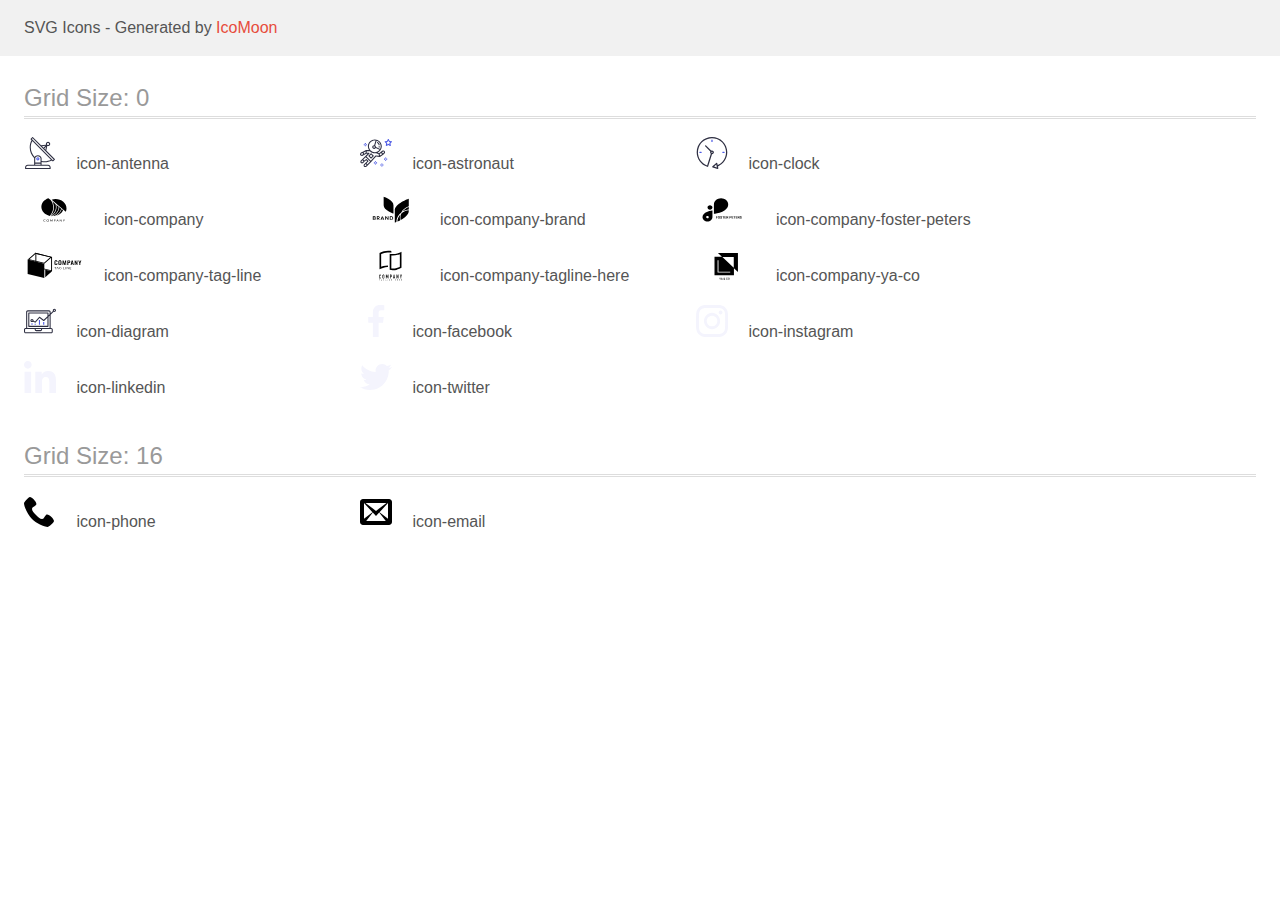
<file: images/icomoon/demo.html>
<!doctype html>
<html>
<head>
    <title>IcoMoon - SVG Icons</title>
    <meta charset="utf-8">
    <meta name="viewport" content="width=device-width, initial-scale=1">
    <link rel="stylesheet" href="demo-files/demo.css">
    <link rel="stylesheet" href="style.css">
</head>
<body>
<svg aria-hidden="true" style="position: absolute; width: 0; height: 0; overflow: hidden;" version="1.1" xmlns="http://www.w3.org/2000/svg" xmlns:xlink="http://www.w3.org/1999/xlink">
<defs>
<symbol id="icon-antenna" viewBox="0 0 32 32">
<path fill="#2e2f42" style="fill: var(--color1, #2e2f42)" d="M30.773 22.098l-8.443-8.505 0.937-4.615c0.242 0.094 0.499 0.143 0.759 0.145h0.006c0.008 0 0.017 0 0.026 0 1.192 0 2.159-0.967 2.159-2.159s-0.967-2.159-2.159-2.159c-1.192 0-2.159 0.967-2.159 2.159 0 0.26 0.046 0.508 0.13 0.739l-0.005-0.015-4.96 0.605-8.091-8.133c-0.096-0.098-0.229-0.159-0.376-0.16h-0c-0.14 0.001-0.274 0.057-0.373 0.155l-1.513 1.504c-0.097 0.097-0.156 0.23-0.156 0.377s0.060 0.281 0.156 0.377v0l0.814 0.825c-1.143 2.062-1.816 4.522-1.816 7.139 0 4.106 1.656 7.825 4.336 10.526l-0.001-0.001c0.042 0.041 0.091 0.073 0.146 0.098-0.032 0.164-0.051 0.353-0.052 0.546v6.188h-6.4c-1.472 0.001-2.666 1.194-2.667 2.666v1.067c0 0.295 0.239 0.533 0.534 0.533h24.534c0.294 0 0.534-0.239 0.534-0.534v-1.067c-0.002-1.472-1.195-2.665-2.667-2.666h-6.4v-2.742c1.003 0.21 2.024 0.317 3.049 0.32 2.58-0.003 5.005-0.663 7.117-1.822l-0.077 0.039 0.819 0.823c0.099 0.101 0.235 0.159 0.377 0.16 0.14-0.001 0.274-0.056 0.373-0.155l1.512-1.505c0.096-0.097 0.156-0.23 0.156-0.377s-0.060-0.28-0.156-0.377v0zM23.28 6.233c0.193-0.192 0.458-0.31 0.752-0.31 0.589 0 1.067 0.478 1.067 1.066s-0.477 1.066-1.067 1.066c-0 0-0 0-0 0h-0.003c-0.587-0.003-1.061-0.479-1.061-1.066 0-0.296 0.12-0.563 0.315-0.756l0-0h-0.002zM22.024 9.738l-0.599 2.945-1.175-1.182 1.774-1.764zM21.419 8.836l-1.92 1.909-1.485-1.493 3.405-0.415zM24.004 28.8c0.884 0 1.6 0.716 1.6 1.6v0 0.534h-23.466v-0.534c0-0.884 0.716-1.6 1.6-1.6h20.267zM16.538 26.666v1.067h-5.334v-1.067h5.334zM11.204 25.6v-4.053c0-1.294 1.197-2.346 2.666-2.346s2.667 1.053 2.667 2.346v4.053h-5.334zM17.604 23.904v-2.357c0-1.882-1.675-3.413-3.733-3.413-0.018-0-0.038-0-0.059-0-1.353 0-2.54 0.707-3.213 1.771l-0.009 0.016c-2.36-2.482-3.811-5.846-3.811-9.549 0-2.314 0.567-4.496 1.569-6.414l-0.036 0.077 18.602 18.709c-1.823 0.947-3.98 1.502-6.266 1.502-1.079 0-2.128-0.124-3.136-0.357l0.093 0.018zM28.893 23.221l-21.057-21.18 0.755-0.752 7.935 7.98c0.003 0 0.006 0.007 0.009 0.009l13.114 13.191-0.757 0.752z"></path>
<path fill="#4d5ae5" style="fill: var(--color2, #4d5ae5)" d="M13.876 20.267h-0.005c-0.001 0-0.002 0-0.002 0-0.884 0-1.6 0.716-1.6 1.6s0.715 1.599 1.597 1.6h0.005c0.001 0 0.002 0 0.002 0 0.884 0 1.6-0.716 1.6-1.6s-0.715-1.599-1.597-1.6h-0zM14.249 22.245c-0.096 0.096-0.229 0.155-0.376 0.155-0.295 0-0.534-0.239-0.534-0.534 0-0.001 0-0.001 0-0.002v0c0.002-0.292 0.238-0.529 0.53-0.53h0c0.293 0.002 0.531 0.24 0.531 0.534 0 0.148-0.060 0.281-0.157 0.378l-0 0h0.005z"></path>
</symbol>
<symbol id="icon-astronaut" viewBox="0 0 32 32">
<path fill="#4d5ae5" style="fill: var(--color2, #4d5ae5)" d="M31.974 4.524c-0.064-0.191-0.227-0.332-0.427-0.362l-0.003-0-1.911-0.278-0.855-1.731c-0.179-0.365-0.776-0.365-0.956 0l-0.855 1.731-1.91 0.278c-0.26 0.039-0.457 0.26-0.457 0.528 0 0.149 0.061 0.285 0.161 0.381l1.383 1.348-0.326 1.903c-0.034 0.2 0.048 0.402 0.212 0.521 0.166 0.12 0.383 0.136 0.562 0.040l1.709-0.899 1.709 0.899c0.072 0.038 0.157 0.061 0.247 0.061 0.295 0 0.534-0.239 0.534-0.534 0-0.031-0.003-0.062-0.008-0.092l0 0.003-0.326-1.903 1.383-1.348c0.099-0.097 0.161-0.233 0.161-0.382 0-0.059-0.009-0.115-0.027-0.168l0.001 0.004zM29.511 5.851c-0.125 0.122-0.183 0.299-0.153 0.472l0.191 1.114-1-0.526c-0.072-0.039-0.158-0.062-0.248-0.062s-0.177 0.023-0.251 0.063l0.003-0.001-1 0.526 0.191-1.114c0.005-0.027 0.008-0.058 0.008-0.090 0-0.15-0.061-0.285-0.161-0.382l-0.81-0.79 1.119-0.162c0.174-0.025 0.323-0.135 0.401-0.292l0.5-1.013 0.501 1.013c0.078 0.157 0.228 0.267 0.402 0.292l1.119 0.162-0.809 0.79zM26.134 20.522h-1.067v1.067h1.067v-1.067zM26.134 22.655h-1.067v1.067h1.067v-1.067z"></path>
<path fill="#4d5ae5" style="fill: var(--color2, #4d5ae5)" d="M27.2 21.589h-1.067v1.067h1.067v-1.067zM25.067 21.589h-1.067v1.067h1.067v-1.067zM22.4 26.389h-1.067v1.067h1.067v-1.067zM22.4 28.523h-1.067v1.067h1.067v-1.067zM23.467 27.456h-1.067v1.067h1.067v-1.067z"></path>
<path fill="#4d5ae5" style="fill: var(--color2, #4d5ae5)" d="M21.334 27.456h-1.067v1.067h1.067v-1.067zM16 24.256h-1.066v1.067h1.066v-1.067zM16 26.389h-1.066v1.067h1.066v-1.067zM17.067 25.323h-1.067v1.067h1.067v-1.067zM14.934 25.323h-1.067v1.067h1.067v-1.067zM5.867 6.122h-1.066v1.066h1.066v-1.066zM5.867 8.255h-1.066v1.067h1.066v-1.066zM6.933 7.189h-1.066v1.067h1.066v-1.067zM4.8 7.189h-1.067v1.067h1.067v-1.067z"></path>
<path fill="#2e2f42" style="fill: var(--color1, #2e2f42)" d="M24.715 14.159c-0.28-0.377-0.699-0.636-1.179-0.704l-0.009-0.001c-0.076-0.012-0.164-0.018-0.254-0.018-0.411 0-0.789 0.139-1.090 0.374l0.004-0.003-1.252 0.96-1.898 1.417-1.358-0.541c2.421-1.086 4.114-3.508 4.114-6.32 0-3.823-3.122-6.933-6.961-6.933s-6.962 3.11-6.962 6.933c0 1.386 0.414 2.674 1.12 3.758l-2.769-0.024c-0.008 0-0.015 0.005-0.024 0.005-0.053 0.002-0.104 0.012-0.155 0.030-0.013 0.005-0.026 0.008-0.038 0.014-0.006 0.002-0.013 0.003-0.019 0.007l-3.234 1.597-1.893 0.911c-0.024 0.011-0.045 0.023-0.064 0.036l0.001-0.001c-0.482 0.324-0.794 0.866-0.794 1.482 0 0.297 0.073 0.576 0.201 0.822l-0.005-0.010c0.22 0.429 0.595 0.745 1.056 0.89 0.161 0.053 0.345 0.083 0.537 0.083 0.308 0 0.598-0.078 0.851-0.216l-0.009 0.005 1.388-0.738 2.264-1.169 1.357-0.008-5.442 5.415c0 0.001-0.001 0.001-0.002 0.002l-1.339 1.333c-0.303 0.299-0.49 0.714-0.49 1.173 0 0.002 0 0.003 0 0.005v-0c0 0.445 0.173 0.863 0.49 1.178 0.325 0.323 0.752 0.485 1.179 0.485s0.855-0.162 1.18-0.485l1.314-1.308 1.74-1.3 0.901 0.897-3.102 3.088c-0.303 0.299-0.49 0.714-0.49 1.173 0 0.002 0 0.003 0 0.005v-0c0 0.445 0.174 0.863 0.49 1.179 0.325 0.323 0.752 0.485 1.18 0.485s0.855-0.162 1.18-0.485l3.482-3.466c0-0.001 0-0.002 0.001-0.002l1.010-1-0.004-0.003c0.007-0.006 0.015-0.009 0.022-0.015l5.166-5.658 3.471 0.494c0.020 0.003 0.044 0.004 0.068 0.004 0.070 0 0.137-0.014 0.198-0.039l-0.004 0.001c0.017-0.006 0.033-0.015 0.050-0.023 0.019-0.009 0.039-0.015 0.057-0.027l3.213-2.134c0.012-0.008 0.018-0.020 0.029-0.029 0.012-0.010 0.029-0.014 0.040-0.025l1.272-1.192c0.347-0.326 0.564-0.787 0.564-1.299 0-0.4-0.132-0.77-0.355-1.067l0.003 0.005zM2.13 17.77c-0.173 0.093-0.37 0.111-0.558 0.052-0.295-0.093-0.505-0.364-0.505-0.683 0-0.236 0.114-0.445 0.29-0.575l0.002-0.001 1.314-0.632 0.316 0.925 0.133 0.388-0.993 0.527zM5.628 15.943l-1.548 0.8-0.255-0.747-0.183-0.537 2.026-1-0.040 1.483zM20.727 9.322c0 0.918-0.219 1.785-0.599 2.559l-4.181-1.899c-0.043-0.575-0.342-1.073-0.782-1.384l-0.006-0.004 1.464-4.86c2.378 0.755 4.105 2.974 4.105 5.587zM8.938 9.322c0-3.235 2.644-5.867 5.894-5.867 0.253 0 0.5 0.022 0.745 0.053l-1.432 4.753c-0.019 0-0.037-0.005-0.057-0.005-0 0-0 0-0.001 0-1.032 0-1.869 0.835-1.872 1.866v0c0.003 1.031 0.84 1.867 1.872 1.867 0 0 0 0 0.001 0h-0c0.694 0 1.294-0.383 1.618-0.944l3.863 1.755c-1.075 1.447-2.795 2.39-4.736 2.39-3.25 0-5.895-2.633-5.895-5.867zM14.895 10.122c0 0.441-0.362 0.8-0.806 0.8-0.001 0-0.001 0-0.002 0-0.443 0-0.802-0.358-0.804-0.8v-0c0-0.441 0.361-0.8 0.806-0.8s0.806 0.359 0.806 0.8zM2.465 25.146c-0.11 0.108-0.261 0.175-0.428 0.175s-0.317-0.067-0.427-0.175l0 0c-0.109-0.108-0.176-0.257-0.176-0.422s0.067-0.315 0.176-0.422l0-0 0.962-0.959 0.851 0.848-0.958 0.955zM5.678 28.88c-0.11 0.109-0.261 0.176-0.428 0.176s-0.317-0.067-0.427-0.175l0 0c-0.109-0.108-0.176-0.257-0.176-0.422s0.067-0.315 0.176-0.422l0-0 0.963-0.959 0.851 0.848-0.96 0.955zM9.161 25.411l-0.002 0.001-1.765 1.76-0.851-0.848 1.763-1.756s0.001 0 0.002-0.001c0.040-0.040 0.065-0.088 0.090-0.135 0.007-0.014 0.020-0.026 0.026-0.040 0.017-0.041 0.019-0.085 0.025-0.129 0.004-0.024 0.014-0.047 0.014-0.073 0-0.035-0.012-0.070-0.020-0.105-0.007-0.032-0.007-0.065-0.018-0.096-0.020-0.050-0.055-0.095-0.091-0.137-0.010-0.012-0.014-0.027-0.025-0.038h-0.001l-0.001-0.002-1.607-1.6c-0.017-0.017-0.039-0.024-0.058-0.038-0.025-0.021-0.054-0.040-0.084-0.056l-0.003-0.001c-0.027-0.013-0.058-0.024-0.090-0.032l-0.003-0.001c-0.030-0.009-0.065-0.017-0.101-0.020l-0.002-0c-0.006-0-0.013-0-0.020-0-0.026 0-0.052 0.002-0.077 0.006l0.003-0c-0.039 0.004-0.074 0.011-0.108 0.021l0.004-0.001c-0.036 0.013-0.067 0.028-0.096 0.046l0.002-0.001c-0.020 0.011-0.043 0.015-0.061 0.029l-1.774 1.324-0.901-0.897 2.399-2.386 4.36 4.289-0.927 0.919zM15.979 18.394c-0.015-0.002-0.030 0.004-0.045 0.003-0.008-0-0.017-0.001-0.026-0.001-0.031 0-0.062 0.003-0.092 0.008l0.003-0c-0.070 0.011-0.132 0.035-0.187 0.069l0.002-0.001c-0.030 0.018-0.057 0.038-0.083 0.061-0.013 0.011-0.028 0.017-0.040 0.029l-4.698 5.146-4.328-4.257 2.833-2.818c0.096-0.097 0.156-0.23 0.156-0.377 0-0.295-0.239-0.534-0.534-0.534-0 0-0.001 0-0.001 0h0l-2.219 0.013 0.027-1.607 3.104 0.027c1.264 1.297 3.027 2.101 4.978 2.101 0.001 0 0.002 0 0.003 0h-0c0.438 0 0.864-0.045 1.279-0.122 0.040 0.032 0.079 0.064 0.13 0.085l2.409 0.96 0.152 0.758 0.178 0.885-3.003-0.427zM20.020 18.573l-0.314-1.558 1.447-1.080 0.947 1.257-2.080 1.381zM23.774 15.742l-0.838 0.785-0.931-1.236 0.831-0.637c0.155-0.12 0.351-0.168 0.543-0.143 0.194 0.027 0.364 0.128 0.48 0.284 0.217 0.292 0.18 0.699-0.085 0.947z"></path>
<path fill="#2e2f42" style="fill: var(--color1, #2e2f42)" d="M13.602 18.544l-2.143-2.134c-0.096-0.096-0.229-0.155-0.376-0.155s-0.28 0.059-0.376 0.155l-2.143 2.134c-0.097 0.097-0.156 0.231-0.156 0.378s0.060 0.281 0.156 0.378l-0-0 2.143 2.133c0.096 0.096 0.229 0.155 0.376 0.155s0.28-0.059 0.376-0.155l2.143-2.133c0.097-0.097 0.157-0.23 0.157-0.378s-0.060-0.282-0.157-0.378l-0-0zM11.083 20.303l-1.386-1.381 1.386-1.381 1.387 1.381-1.387 1.381zM17.164 5.071l-0.258 1.035c0.071 0.018 1.738 0.452 1.738 2.149h1.067c0-2.017-1.666-2.966-2.546-3.185zM19.711 9.322h-1.067v1.067h1.067v-1.067z"></path>
</symbol>
<symbol id="icon-clock" viewBox="0 0 32 32">
<path fill="#2e2f42" style="fill: var(--color1, #2e2f42)" d="M31.297 15.301c-0.002-8.452-6.855-15.303-15.308-15.301s-15.303 6.855-15.301 15.308c0.002 6.788 4.422 12.543 10.541 14.545l0.108 0.031c0.060 0.019 0.123 0.029 0.187 0.029 0.121 0 0.239-0.032 0.342-0.093 0.135-0.080 0.236-0.207 0.284-0.357l3.865-12.25c1.054-0.004 1.906-0.859 1.906-1.913 0-1.057-0.856-1.913-1.913-1.913-0.303 0-0.59 0.070-0.844 0.196l0.011-0.005-5.106-5.107c-0.115-0.115-0.275-0.187-0.451-0.187-0.352 0-0.638 0.285-0.638 0.638 0 0.176 0.071 0.336 0.187 0.451v0l5.104 5.109c-0.121 0.241-0.191 0.525-0.191 0.826 0 0.601 0.283 1.137 0.723 1.48l0.004 0.003-3.683 11.673c-7.278-2.681-11.005-10.754-8.323-18.032 2.681-7.277 10.755-11.005 18.032-8.323s11.004 10.755 8.323 18.032c-1.345 3.581-4.004 6.406-7.374 7.938l-0.088 0.036-0.398-1.875c-0.063-0.291-0.318-0.505-0.624-0.505-0.163 0-0.312 0.061-0.425 0.162l0.001-0.001-3.837 3.425c-0.132 0.117-0.214 0.287-0.214 0.477 0 0.283 0.185 0.524 0.441 0.607l0.005 0.001 4.899 1.564c0.058 0.020 0.126 0.031 0.196 0.031 0.352 0 0.637-0.285 0.637-0.637 0-0.047-0.005-0.093-0.015-0.137l0.001 0.004-0.391-1.839c5.528-2.374 9.329-7.772 9.329-14.057 0-0.011 0-0.023-0-0.034v0.002zM15.992 14.664c0.352 0 0.638 0.286 0.638 0.638s-0.286 0.638-0.638 0.638v0c-0.352 0-0.638-0.286-0.638-0.638s0.286-0.638 0.638-0.638v0zM18.093 29.527l2.184-1.948 0.603 2.84-2.787-0.892z"></path>
<path fill="#4d5ae5" style="fill: var(--color2, #4d5ae5)" d="M15.354 3.185v1.275c0 0.352 0.285 0.638 0.637 0.638s0.638-0.285 0.638-0.638v-1.275c-0.014-0.341-0.294-0.613-0.637-0.613s-0.624 0.271-0.637 0.611l-0 0.001zM3.876 14.664c-0.352 0-0.637 0.285-0.637 0.637s0.285 0.637 0.638 0.637h1.275c0.352 0 0.638-0.285 0.638-0.637s-0.285-0.637-0.638-0.637h-1.275zM28.108 15.939c0.352 0 0.637-0.285 0.637-0.637s-0.285-0.637-0.637-0.637h-1.275c-0.341 0.014-0.613 0.294-0.613 0.637s0.271 0.624 0.611 0.637l0.001 0h1.275z"></path>
</symbol>
<symbol id="icon-company" viewBox="0 0 59 32">
<path d="M21.034 28.127c0.009 0 0.018 0.002 0.026 0.006s0.016 0.008 0.023 0.013l-0-0 0.126 0.119c-0.099 0.096-0.216 0.172-0.347 0.223l-0.007 0.002c-0.16 0.057-0.331 0.085-0.503 0.081-0.008 0-0.017 0-0.026 0-0.16 0-0.314-0.028-0.457-0.079l0.009 0.003c-0.138-0.049-0.256-0.122-0.357-0.213l0.001 0.001c-0.097-0.090-0.175-0.2-0.228-0.323l-0.002-0.006c-0.051-0.121-0.081-0.262-0.081-0.41 0-0.004 0-0.009 0-0.013v0.001c-0-0.004-0-0.009-0-0.014 0-0.148 0.032-0.289 0.090-0.416l-0.003 0.006c0.055-0.122 0.138-0.234 0.245-0.329 0.107-0.092 0.233-0.165 0.37-0.212l0.008-0.002c0.141-0.048 0.303-0.076 0.471-0.076 0.006 0 0.011 0 0.017 0h-0.001c0.154-0.003 0.309 0.021 0.453 0.069 0.125 0.047 0.24 0.111 0.339 0.19l-0.106 0.127c-0.008 0.009-0.016 0.017-0.026 0.023l-0 0c-0.011 0.006-0.023 0.010-0.037 0.010-0.002 0-0.004-0-0.006-0l0 0c-0.017-0.001-0.033-0.006-0.046-0.014l0 0-0.057-0.034-0.078-0.043c-0.072-0.035-0.156-0.061-0.244-0.075l-0.005-0.001c-0.052-0.008-0.111-0.013-0.172-0.013-0.006 0-0.011 0-0.017 0h0.001c-0.004-0-0.008-0-0.012-0-0.121 0-0.237 0.021-0.345 0.059l0.007-0.002c-0.106 0.037-0.197 0.091-0.275 0.16l0.001-0.001c-0.079 0.074-0.139 0.16-0.178 0.254-0.041 0.095-0.065 0.207-0.065 0.323 0 0.004 0 0.008 0 0.012v-0.001c-0 0.004-0 0.008-0 0.013 0 0.118 0.024 0.23 0.067 0.332l-0.002-0.006c0.081 0.193 0.238 0.34 0.432 0.407l0.005 0.002c0.103 0.037 0.213 0.055 0.325 0.054 0.065 0.001 0.129-0.003 0.193-0.011 0.16-0.016 0.303-0.079 0.418-0.175l-0.001 0.001c0.016-0.013 0.037-0.021 0.060-0.022h0zM24.678 27.531c0.002 0.143-0.027 0.286-0.085 0.419-0.056 0.129-0.137 0.238-0.237 0.325l-0.001 0.001c-0.105 0.093-0.232 0.166-0.373 0.213-0.143 0.048-0.308 0.075-0.479 0.075s-0.336-0.028-0.49-0.079l0.011 0.003c-0.143-0.050-0.267-0.123-0.373-0.215l0.001 0.001c-0.101-0.090-0.182-0.199-0.237-0.323l-0.002-0.006c-0.054-0.124-0.085-0.268-0.085-0.42s0.031-0.296 0.088-0.427l-0.003 0.007c0.054-0.122 0.135-0.234 0.24-0.33 0.106-0.090 0.232-0.16 0.371-0.206 0.309-0.103 0.65-0.103 0.959 0 0.14 0.049 0.267 0.121 0.372 0.214 0.199 0.178 0.324 0.435 0.324 0.721 0 0.009-0 0.018-0 0.026l0-0.001zM24.346 27.531c0.003-0.114-0.017-0.229-0.059-0.337-0.077-0.196-0.234-0.345-0.431-0.409l-0.005-0.001c-0.104-0.035-0.224-0.055-0.349-0.055s-0.244 0.020-0.357 0.058l0.008-0.002c-0.104 0.036-0.193 0.090-0.267 0.16l0-0c-0.073 0.068-0.131 0.152-0.169 0.247l-0.002 0.005c-0.080 0.22-0.080 0.455 0 0.674 0.035 0.093 0.094 0.179 0.17 0.252 0.074 0.069 0.166 0.123 0.267 0.158 0.225 0.072 0.472 0.072 0.697 0 0.101-0.035 0.193-0.089 0.266-0.158 0.076-0.073 0.133-0.159 0.169-0.252 0.042-0.109 0.063-0.223 0.059-0.337zM27.163 27.885l0.033 0.075c0.013-0.027 0.024-0.051 0.037-0.075 0.012-0.026 0.026-0.050 0.041-0.074l0.806-1.251c0.016-0.022 0.030-0.035 0.046-0.040s0.035-0.007 0.054-0.007c0.004 0 0.009 0 0.013 0l-0.001-0h0.238v2.036h-0.282v-1.56c-0.001-0.011-0.001-0.023-0.001-0.035s0-0.025 0.001-0.037l-0 0.002-0.811 1.269c-0.011 0.020-0.027 0.036-0.047 0.046l-0.001 0c-0.020 0.011-0.043 0.017-0.068 0.017-0 0-0.001 0-0.001 0h-0.046c-0.001 0-0.001 0-0.002 0-0.025 0-0.048-0.006-0.069-0.018l0.001 0c-0.020-0.011-0.036-0.026-0.047-0.045l-0-0.001-0.834-1.278v1.634h-0.273v-2.032h0.238c0.003-0 0.006-0 0.010-0 0.020 0 0.039 0.003 0.057 0.007l-0.002-0c0.019 0.008 0.035 0.021 0.044 0.038l0 0 0.823 1.253c0.017 0.023 0.030 0.048 0.041 0.073zM30.197 27.784v0.762h-0.315v-2.033h0.703c0.133-0.002 0.266 0.013 0.393 0.045 0.102 0.025 0.197 0.067 0.278 0.126 0.067 0.052 0.121 0.12 0.156 0.197l0.001 0.003c0.037 0.083 0.055 0.171 0.054 0.26 0 0.003 0 0.006 0 0.009 0 0.185-0.089 0.35-0.227 0.453l-0.001 0.001c-0.079 0.060-0.173 0.106-0.274 0.134l-0.006 0.001c-0.122 0.033-0.251 0.049-0.379 0.047l-0.382-0.006zM30.197 27.566h0.382c0.083 0.001 0.166-0.010 0.245-0.031 0.067-0.019 0.126-0.049 0.178-0.088l-0.001 0.001c0.089-0.071 0.145-0.179 0.145-0.301 0-0.002 0-0.003-0-0.005v0c0-0.006 0.001-0.013 0.001-0.021 0-0.053-0.012-0.103-0.034-0.147l0.001 0.002c-0.027-0.055-0.064-0.102-0.11-0.138l-0.001-0.001c-0.106-0.070-0.235-0.111-0.374-0.111-0.017 0-0.035 0.001-0.052 0.002l0.002-0h-0.382v0.838zM34.437 28.549h-0.249c-0.001 0-0.003 0-0.004 0-0.024 0-0.046-0.007-0.065-0.019l0 0c-0.017-0.012-0.031-0.028-0.041-0.046l-0-0.001-0.214-0.492h-1.078l-0.222 0.491c-0.009 0.019-0.022 0.034-0.039 0.045l-0 0c-0.019 0.013-0.042 0.021-0.067 0.021-0.001 0-0.003-0-0.004-0h-0.249l0.946-2.036h0.328l0.959 2.036zM32.875 27.793h0.89l-0.375-0.829c-0.025-0.053-0.050-0.116-0.069-0.182l-0.002-0.009-0.036 0.106c-0.011 0.033-0.023 0.062-0.034 0.086l-0.373 0.829zM35.8 26.522c0.019 0.009 0.034 0.021 0.047 0.036l0 0 1.381 1.535v-1.581h0.282v2.036h-0.158c-0.002 0-0.004 0-0.006 0-0.021 0-0.041-0.004-0.060-0.012l0.001 0c-0.020-0.010-0.036-0.023-0.050-0.038l-0-0-1.378-1.534c0.001 0.011 0.001 0.023 0.001 0.035s-0 0.025-0.001 0.037l0-0.002v1.513h-0.282v-2.036h0.167c0.019-0.001 0.039 0.002 0.057 0.009zM39.834 27.739v0.809h-0.315v-0.809l-0.872-1.226h0.282c0.002-0 0.005-0 0.007-0 0.023 0 0.044 0.006 0.061 0.018l-0-0c0.017 0.013 0.031 0.029 0.042 0.046l0.546 0.791c0.037 0.052 0.070 0.112 0.094 0.175l0.002 0.005 0.041-0.087c0.015-0.032 0.034-0.063 0.054-0.093l0.538-0.797c0.012-0.017 0.025-0.031 0.041-0.043l0-0c0.017-0.013 0.039-0.020 0.062-0.020 0.002 0 0.004 0 0.006 0h0.285l-0.874 1.232zM27.007 23.095c0.137 0.015 0.276 0.027 0.417 0.038 2.129-0.813 3.929-2.145 5.177-3.828s1.887-3.642 1.838-5.634l-2.345-2.004c0.477 2.121 0.254 4.313-0.645 6.331-0.898 2.018-2.436 3.783-4.441 5.097z"></path>
<path d="M26.17 23.002l0.063 0.011c2.143-1.31 3.777-3.138 4.69-5.25s1.065-4.408 0.433-6.594l-3.341-2.854c1.351 2.346 1.895 4.972 1.569 7.571s-1.511 5.067-3.414 7.115zM37.5 16.024c-0.567 2.189-1.946 4.162-3.931 5.629-0.541 0.405-1.152 0.786-1.796 1.112l-0.071 0.033c1.616-0.406 3.102-1.123 4.342-2.097s2.202-2.178 2.811-3.52l-1.354-1.157z"></path>
<path d="M36.969 15.702l-1.929-1.648c-0.037 1.879-0.662 3.715-1.811 5.318s-2.779 2.914-4.721 3.796h0.010c0.433 0 0.865-0.022 1.295-0.066 1.815-0.633 3.419-1.64 4.667-2.931s2.104-2.827 2.489-4.469zM26.449 7.112l-2.301-1.969c-2.057 0.679-3.827 1.873-5.077 3.426s-1.922 3.392-1.929 5.277c0.008 2.082 0.828 4.103 2.331 5.742s3.603 2.803 5.967 3.308c2.111-2.198 3.347-4.913 3.528-7.751s-0.702-5.651-2.52-8.032zM42.286 15.399c-0.009-2.47-1.161-4.838-3.206-6.585-2.044-1.747-4.815-2.731-7.706-2.739-0.007-0-0.016-0-0.025-0-1.388 0-2.723 0.227-3.97 0.647l0.088-0.026 14.091 12.039c0.459-0.98 0.727-2.127 0.729-3.337v-0.001z"></path>
</symbol>
<symbol id="icon-company-brand" viewBox="0 0 59 32">
<path d="M15.31 25.356c0.14 0.157 0.215 0.352 0.211 0.553 0.007 0.131-0.019 0.262-0.075 0.383s-0.143 0.229-0.252 0.315c-0.239 0.162-0.534 0.258-0.851 0.258-0.035 0-0.070-0.001-0.105-0.004l0.005 0h-1.671v-3.504h1.637c0.029-0.002 0.063-0.003 0.097-0.003 0.301 0 0.581 0.088 0.817 0.239l-0.006-0.004c0.105 0.080 0.189 0.181 0.245 0.294s0.080 0.238 0.073 0.362c0.010 0.193-0.058 0.383-0.19 0.535-0.129 0.138-0.3 0.236-0.492 0.273l-0.006 0.001c0.222 0.037 0.422 0.143 0.565 0.299zM13.349 24.827h0.7c0.159 0.011 0.317-0.030 0.445-0.116 0.051-0.041 0.092-0.093 0.119-0.153l0.001-0.003c0.020-0.045 0.032-0.097 0.032-0.152 0-0.012-0.001-0.025-0.002-0.037l0 0.002c0.001-0.009 0.001-0.019 0.001-0.029 0-0.057-0.012-0.11-0.034-0.159l0.001 0.003c-0.028-0.062-0.067-0.114-0.116-0.156l-0.001-0c-0.113-0.075-0.252-0.12-0.401-0.12-0.020 0-0.040 0.001-0.060 0.002l0.003-0h-0.689v0.919zM14.562 26.171c0.055-0.042 0.098-0.096 0.128-0.158l0.001-0.003c0.024-0.049 0.037-0.107 0.037-0.168 0-0.010-0-0.019-0.001-0.028l0 0.001c0.001-0.007 0.001-0.016 0.001-0.025 0-0.063-0.014-0.122-0.040-0.175l0.001 0.002c-0.032-0.065-0.076-0.119-0.13-0.161l-0.001-0.001c-0.121-0.080-0.269-0.128-0.429-0.128-0.016 0-0.033 0-0.049 0.002l0.002-0h-0.734v0.964h0.743c0.167 0.009 0.333-0.034 0.47-0.122zM18.657 26.863l-0.911-1.37h-0.343v1.369h-0.783v-3.504h1.483c0.032-0.002 0.069-0.004 0.107-0.004 0.348 0 0.67 0.113 0.93 0.304l-0.004-0.003c0.207 0.19 0.333 0.441 0.353 0.707s-0.066 0.529-0.242 0.743c-0.183 0.189-0.433 0.315-0.707 0.357l0.97 1.4h-0.851zM17.403 25.015h0.641c0.445 0 0.667-0.177 0.667-0.531 0.001-0.009 0.001-0.019 0.001-0.029 0-0.066-0.014-0.129-0.038-0.187l0.001 0.003c-0.030-0.071-0.073-0.132-0.127-0.181l-0-0c-0.122-0.090-0.275-0.144-0.441-0.144-0.022 0-0.044 0.001-0.065 0.003l0.003-0h-0.649l0.008 1.066zM22.939 26.157h-1.562l-0.276 0.705h-0.821l1.434-3.465h0.888l1.428 3.465h-0.822l-0.27-0.705zM22.73 25.627l-0.571-1.479-0.57 1.479h1.141zM28.299 26.863h-0.777l-1.744-2.383v2.383h-0.776v-3.505h0.776l1.743 2.397v-2.397h0.778v3.504zM32.737 26.023c-0.169 0.27-0.409 0.482-0.693 0.614l-0.010 0.004c-0.338 0.154-0.714 0.23-1.093 0.221h-1.385v-3.504h1.385c0.019-0.001 0.042-0.001 0.064-0.001 0.372 0 0.726 0.080 1.045 0.223l-0.016-0.006c0.298 0.135 0.543 0.349 0.703 0.611 0.16 0.285 0.243 0.6 0.243 0.919-0.001 0.338-0.091 0.655-0.248 0.928l0.005-0.009zM31.847 25.94c0.211-0.216 0.341-0.511 0.344-0.836v-0c-0.003-0.326-0.133-0.62-0.344-0.836l0 0c-0.242-0.188-0.55-0.301-0.884-0.301-0.031 0-0.063 0.001-0.094 0.003l0.004-0h-0.54v2.269h0.54c0.027 0.002 0.058 0.003 0.090 0.003 0.334 0 0.642-0.113 0.887-0.303l-0.003 0.002zM23.426 3.867s10.038 3.411 9.825 8.349v8.351s-10.031-3.414-9.822-8.351l-0.003-8.349zM42.194 18.611c1.895-1.175 4.089-1.903 6.378-2.116v-2.614c-2.638 0.915-4.875 2.574-6.378 4.73z"></path>
<path d="M41.055 19.399c1.551-2.813 4.242-4.983 7.517-6.065v-7.533s-14.296 4.86-13.994 11.891v11.889s0.637-0.217 1.639-0.625c0-0.38 0-0.763 0.046-1.149 0.296-3.264 2.019-6.289 4.792-8.409z"></path>
<path d="M39.695 23.815c0.084-0.899 0.261-1.726 0.523-2.513l-0.023 0.079c-1.727 1.831-2.772 4.103-2.99 6.497-0.021 0.226-0.032 0.451-0.038 0.685 1.198-0.515 2.101-0.951 2.987-1.418l-0.237 0.114c-0.171-0.73-0.269-1.569-0.269-2.43 0-0.357 0.017-0.709 0.050-1.057l-0.003 0.044zM40.263 23.858c-0.028 0.289-0.044 0.624-0.044 0.963 0 0.763 0.080 1.506 0.233 2.224l-0.012-0.070c3.906-2.104 8.294-5.354 8.125-9.283v-0.343c-2.79 0.282-5.401 1.38-7.431 3.126-0.448 0.989-0.757 2.136-0.868 3.341l-0.003 0.042z"></path>
</symbol>
<symbol id="icon-company-foster-peters" viewBox="0 0 59 32">
<path d="M13.759 12.296h-0.002c-1.363 0-2.469 0.997-2.469 2.225v0.002c0 1.229 1.106 2.225 2.469 2.225h0.002c1.363 0 2.469-0.996 2.469-2.225v-0.002c0-1.229-1.105-2.225-2.469-2.225zM31.978 11.585c-0.003-1.707-0.757-3.343-2.096-4.551-1.339-1.207-3.153-1.887-5.047-1.891-1.894 0.003-3.709 0.683-5.049 1.89s-2.094 2.844-2.097 4.551v9.414s14.287-1.434 14.289-9.412v-0.002zM6.286 24.088c0.003 1.188 0.528 2.326 1.459 3.166s2.194 1.314 3.511 1.317c1.317-0.003 2.579-0.477 3.511-1.317s1.456-1.977 1.46-3.166v-6.549s-9.942 0.998-9.942 6.548zM11.257 25.262c-0.257 0-0.509-0.069-0.723-0.198-0.209-0.125-0.373-0.305-0.476-0.52l-0.003-0.007c-0.063-0.132-0.099-0.286-0.099-0.449 0-0.081 0.009-0.16 0.026-0.236l-0.001 0.007c0.056-0.241 0.182-0.446 0.355-0.6l0.001-0.001c0.181-0.161 0.408-0.275 0.659-0.32l0.008-0.001c0.253-0.046 0.514-0.022 0.752 0.067s0.441 0.239 0.584 0.432c0.143 0.193 0.219 0.42 0.219 0.652 0.001 0.154-0.033 0.308-0.098 0.451s-0.161 0.273-0.282 0.382c-0.119 0.107-0.26 0.194-0.414 0.252l-0.009 0.003c-0.148 0.057-0.319 0.090-0.498 0.090-0.001 0-0.001 0-0.002 0h0v-0.005zM20.348 23.151v2.438h-0.502v-2.438h0.502zM21.319 24.193v0.392h-1.109v-0.392h1.109zM21.436 23.151v0.393h-1.225v-0.393h1.225zM23.73 24.313v0.115c0 0.186-0.025 0.352-0.075 0.499-0.048 0.146-0.121 0.271-0.214 0.379l0.001-0.001c-0.091 0.103-0.201 0.181-0.328 0.236-0.12 0.052-0.259 0.082-0.405 0.082-0.005 0-0.011-0-0.016-0h0.001c-0.153 0-0.293-0.027-0.42-0.082-0.129-0.057-0.238-0.136-0.327-0.235l-0.001-0.001c-0.093-0.106-0.167-0.232-0.214-0.369l-0.002-0.008c-0.048-0.142-0.076-0.306-0.076-0.477 0-0.008 0-0.016 0-0.023v0.001-0.115c0-0.186 0.025-0.353 0.075-0.499 0.048-0.145 0.121-0.271 0.214-0.378l-0.001 0.001c0.093-0.104 0.202-0.183 0.328-0.238 0.127-0.055 0.267-0.082 0.421-0.082 0.154 0 0.294 0.027 0.42 0.082 0.127 0.055 0.237 0.134 0.328 0.238 0.093 0.104 0.164 0.229 0.214 0.377 0.051 0.146 0.077 0.312 0.077 0.498zM23.222 24.429v-0.119c0-0.129-0.011-0.243-0.035-0.341-0.021-0.094-0.057-0.177-0.106-0.251l0.002 0.003c-0.042-0.064-0.099-0.115-0.165-0.15l-0.002-0.001c-0.063-0.032-0.137-0.052-0.216-0.052-0.003 0-0.007 0-0.010 0h0c-0.085 0-0.16 0.017-0.226 0.051-0.068 0.037-0.124 0.088-0.165 0.149l-0.001 0.002c-0.046 0.071-0.081 0.154-0.101 0.243l-0.001 0.005c-0.022 0.096-0.035 0.206-0.035 0.32 0 0.008 0 0.015 0 0.022v-0.001 0.119c0 0.129 0.011 0.242 0.035 0.342 0.023 0.098 0.058 0.181 0.104 0.25 0.046 0.067 0.102 0.118 0.167 0.152s0.141 0.052 0.226 0.052c0.085 0 0.16-0.017 0.226-0.051 0.068-0.037 0.124-0.088 0.165-0.151l0.001-0.002c0.045-0.069 0.079-0.151 0.102-0.25 0.022-0.097 0.035-0.207 0.035-0.321 0-0.007-0-0.014-0-0.022v0.001zM25.36 24.951c0-0.002 0-0.003 0-0.005 0-0.040-0.007-0.079-0.021-0.114l0.001 0.002c-0.015-0.039-0.039-0.072-0.070-0.097l-0-0c-0.042-0.034-0.090-0.064-0.142-0.087l-0.004-0.002c-0.065-0.030-0.146-0.061-0.228-0.086l-0.015-0.004c-0.128-0.041-0.232-0.082-0.334-0.128l0.019 0.008c-0.1-0.045-0.186-0.097-0.264-0.158l0.003 0.002c-0.072-0.057-0.131-0.127-0.175-0.206l-0.002-0.004c-0.040-0.077-0.064-0.168-0.064-0.264 0-0.004 0-0.008 0-0.012v0.001c-0-0.002-0-0.005-0-0.008 0-0.098 0.025-0.191 0.068-0.271l-0.002 0.003c0.045-0.084 0.107-0.155 0.187-0.214 0.080-0.061 0.175-0.107 0.285-0.139 0.111-0.032 0.231-0.049 0.363-0.049 0.179 0 0.337 0.033 0.47 0.097s0.238 0.154 0.311 0.266c0.074 0.113 0.112 0.242 0.112 0.387h-0.499c0-0.003 0-0.006 0-0.009 0-0.066-0.017-0.127-0.046-0.181l0.001 0.002c-0.031-0.056-0.076-0.1-0.132-0.128l-0.002-0.001c-0.060-0.030-0.132-0.047-0.207-0.047-0.006 0-0.012 0-0.019 0l0.001-0c-0.005-0-0.011-0-0.017-0-0.072 0-0.141 0.015-0.204 0.042l0.003-0.001c-0.054 0.022-0.099 0.059-0.131 0.105l-0.001 0.001c-0.027 0.040-0.043 0.090-0.043 0.143 0 0.002 0 0.003 0 0.005v-0c0 0.041 0.010 0.079 0.030 0.112 0.025 0.037 0.057 0.069 0.093 0.093l0.001 0.001c0.041 0.029 0.091 0.057 0.152 0.082s0.13 0.051 0.209 0.075c0.133 0.040 0.25 0.085 0.35 0.135s0.186 0.106 0.254 0.169c0.069 0.063 0.119 0.133 0.154 0.213s0.051 0.169 0.051 0.27c0 0.007 0 0.015 0 0.023 0 0.194-0.095 0.366-0.24 0.473l-0.002 0.001c-0.078 0.058-0.171 0.102-0.279 0.132s-0.229 0.046-0.363 0.046c-0.12 0-0.239-0.016-0.357-0.047-0.122-0.033-0.228-0.083-0.324-0.148l0.004 0.002c-0.094-0.064-0.17-0.147-0.226-0.244l-0.002-0.004c-0.057-0.101-0.085-0.219-0.085-0.357h0.504c0 0.076 0.011 0.14 0.035 0.193 0.023 0.051 0.056 0.094 0.098 0.126l0.001 0.001c0.044 0.032 0.095 0.056 0.151 0.070l0.003 0.001c0.060 0.015 0.126 0.022 0.197 0.022 0.006 0 0.012 0 0.019 0 0.070 0 0.138-0.014 0.199-0.038l-0.004 0.001c0.099-0.040 0.167-0.135 0.167-0.246 0-0.001 0-0.003-0-0.004v0zM27.294 23.151v2.438h-0.501v-2.438h0.501zM28.044 23.151v0.393h-1.989v-0.393h1.989zM29.966 25.197v0.392h-1.297v-0.392h1.297zM28.833 23.151v2.438h-0.503v-2.438h0.503zM29.797 24.144v0.382h-1.129v-0.382h1.129zM29.964 23.151v0.393h-1.296v-0.393h1.296zM30.259 23.151h0.909c0.187 0 0.347 0.028 0.481 0.083 0.135 0.056 0.239 0.139 0.311 0.248s0.109 0.244 0.109 0.403c0 0.131-0.022 0.243-0.067 0.337-0.044 0.093-0.107 0.171-0.184 0.232l-0.001 0.001c-0.080 0.061-0.173 0.111-0.273 0.145l-0.007 0.002-0.159 0.084h-0.79l-0.003-0.392h0.587c0.005 0 0.011 0 0.017 0 0.074 0 0.144-0.017 0.206-0.048l-0.003 0.001c0.056-0.030 0.101-0.075 0.13-0.129l0.001-0.002c0.029-0.054 0.045-0.118 0.045-0.185 0-0.003-0-0.006-0-0.010v0c0-0.003 0-0.007 0-0.011 0-0.070-0.016-0.135-0.045-0.194l0.001 0.003c-0.029-0.057-0.075-0.102-0.131-0.13l-0.002-0.001c-0.061-0.029-0.132-0.046-0.207-0.046-0.006 0-0.011 0-0.017 0l0.001-0h-0.407v2.045h-0.502v-2.438zM31.621 25.589l-0.555-1.087 0.53-0.003 0.563 1.067v0.023h-0.537zM34.258 24.721h-0.621v-0.392h0.621c0.006 0 0.013 0 0.020 0 0.078 0 0.151-0.017 0.217-0.049l-0.003 0.001c0.057-0.030 0.103-0.076 0.131-0.133l0.001-0.002c0.026-0.058 0.041-0.126 0.041-0.197s-0.015-0.139-0.043-0.201l0.001 0.003c-0.029-0.063-0.074-0.115-0.131-0.15l-0.001-0.001c-0.062-0.036-0.137-0.058-0.216-0.058-0.006 0-0.013 0-0.019 0l0.001-0h-0.447v2.045h-0.502v-2.438h0.949c0.191 0 0.354 0.034 0.491 0.104 0.137 0.068 0.242 0.162 0.314 0.283s0.109 0.258 0.109 0.413c0 0.158-0.036 0.294-0.109 0.409s-0.177 0.204-0.314 0.266c-0.137 0.063-0.3 0.094-0.491 0.094zM37.154 25.197v0.392h-1.297v-0.392h1.297zM36.021 23.151v2.438h-0.503v-2.438h0.503zM36.985 24.144v0.382h-1.128v-0.382h1.129zM37.153 23.151v0.393h-1.295v-0.393h1.295zM38.571 23.151v2.438h-0.501v-2.438h0.501zM39.321 23.151v0.393h-1.989v-0.393h1.989zM41.242 25.197v0.392h-1.297v-0.392h1.297zM40.109 23.151v2.438h-0.502v-2.438h0.502zM41.073 24.144v0.382h-1.128v-0.382h1.128zM41.241 23.151v0.393h-1.295v-0.393h1.295zM41.535 23.151h0.909c0.187 0 0.347 0.028 0.481 0.083s0.239 0.139 0.311 0.248c0.072 0.109 0.109 0.244 0.109 0.403 0 0.131-0.023 0.243-0.067 0.337s-0.107 0.171-0.184 0.232l-0.001 0.001c-0.080 0.061-0.173 0.111-0.273 0.145l-0.007 0.002-0.159 0.084h-0.79l-0.003-0.392h0.588c0.005 0 0.010 0 0.016 0 0.074 0 0.144-0.017 0.206-0.048l-0.003 0.001c0.056-0.030 0.101-0.075 0.13-0.129l0.001-0.002c0.029-0.054 0.046-0.118 0.046-0.186 0-0.003-0-0.006-0-0.008v0c0-0.003 0-0.007 0-0.010 0-0.070-0.016-0.136-0.045-0.195l0.001 0.003c-0.029-0.057-0.075-0.102-0.13-0.13l-0.002-0.001c-0.061-0.029-0.132-0.046-0.207-0.046-0.006 0-0.011 0-0.017 0l0.001-0h-0.407v2.045h-0.502v-2.438zM42.898 25.589l-0.556-1.087 0.531-0.003 0.562 1.067v0.023h-0.537zM45.001 24.951c0-0.001 0-0.002 0-0.004 0-0.041-0.008-0.080-0.021-0.116l0.001 0.002c-0.015-0.039-0.039-0.072-0.070-0.097l-0-0c-0.042-0.034-0.090-0.064-0.142-0.087l-0.004-0.002c-0.065-0.030-0.145-0.061-0.228-0.086l-0.015-0.004c-0.129-0.041-0.233-0.082-0.334-0.128l0.019 0.008c-0.1-0.045-0.185-0.097-0.264-0.158l0.003 0.002c-0.072-0.057-0.131-0.127-0.175-0.206l-0.002-0.004c-0.040-0.077-0.064-0.168-0.064-0.264 0-0.004 0-0.008 0-0.012v0.001c-0-0.002-0-0.005-0-0.008 0-0.098 0.025-0.191 0.068-0.271l-0.002 0.003c0.045-0.084 0.107-0.155 0.187-0.214 0.080-0.061 0.175-0.107 0.285-0.139 0.111-0.032 0.231-0.049 0.363-0.049 0.179 0 0.337 0.033 0.47 0.097s0.238 0.154 0.311 0.266c0.075 0.113 0.112 0.242 0.112 0.387h-0.499c0-0.003 0-0.006 0-0.009 0-0.066-0.017-0.127-0.046-0.181l0.001 0.002c-0.031-0.056-0.076-0.1-0.132-0.128l-0.002-0.001c-0.060-0.030-0.132-0.047-0.207-0.047-0.006 0-0.012 0-0.019 0l0.001-0c-0.005-0-0.011-0-0.017-0-0.072 0-0.141 0.015-0.204 0.042l0.003-0.001c-0.054 0.022-0.099 0.059-0.13 0.105l-0.001 0.001c-0.027 0.040-0.043 0.090-0.043 0.144 0 0.001 0 0.003 0 0.004v-0c0 0.041 0.010 0.079 0.030 0.112 0.025 0.037 0.057 0.069 0.093 0.093l0.001 0.001c0.041 0.029 0.091 0.057 0.152 0.082s0.13 0.051 0.209 0.075c0.133 0.040 0.25 0.085 0.35 0.135s0.186 0.106 0.254 0.169c0.069 0.063 0.119 0.133 0.154 0.213s0.051 0.169 0.051 0.27c0 0.007 0 0.015 0 0.023 0 0.194-0.094 0.366-0.24 0.473l-0.002 0.001c-0.078 0.058-0.171 0.102-0.279 0.132s-0.229 0.046-0.363 0.046c-0.121 0-0.24-0.016-0.357-0.047-0.122-0.033-0.228-0.083-0.324-0.148l0.004 0.002c-0.094-0.064-0.171-0.147-0.226-0.244l-0.002-0.004c-0.057-0.101-0.085-0.219-0.085-0.357h0.504c0 0.076 0.011 0.14 0.035 0.193 0.023 0.051 0.056 0.094 0.098 0.126l0.001 0.001c0.044 0.032 0.095 0.056 0.151 0.070l0.003 0.001c0.060 0.015 0.126 0.022 0.198 0.022 0.005 0 0.012 0 0.018 0 0.070 0 0.138-0.014 0.199-0.038l-0.004 0.001c0.099-0.040 0.167-0.135 0.167-0.246 0-0.001 0-0.003-0-0.004v0z"></path>
</symbol>
<symbol id="icon-company-tag-line" viewBox="0 0 59 32">
<path d="M30.589 15.682c-0.219-0.282-0.35-0.64-0.35-1.029 0-0.038 0.001-0.076 0.004-0.114l-0 0.005v-1.65c0-0.506 0.115-0.89 0.345-1.153s0.624-0.394 1.183-0.393c0.526 0 0.898 0.112 1.119 0.336 0.24 0.286 0.357 0.635 0.33 0.987v0.389h-0.939v-0.393c0.003-0.129-0.006-0.257-0.027-0.385-0.016-0.093-0.064-0.172-0.133-0.228l-0.001-0.001c-0.084-0.056-0.188-0.090-0.3-0.090-0.014 0-0.029 0.001-0.043 0.002l0.002-0c-0.012-0.001-0.027-0.001-0.041-0.001-0.118 0-0.228 0.036-0.319 0.097l0.002-0.001c-0.078 0.062-0.133 0.149-0.155 0.249l-0.001 0.003c-0.024 0.113-0.037 0.243-0.037 0.376 0 0.011 0 0.023 0 0.034l-0-0.002v2.003c-0.002 0.023-0.003 0.049-0.003 0.075 0 0.178 0.046 0.346 0.126 0.492l-0.003-0.005c0.049 0.060 0.112 0.107 0.184 0.136l0.003 0.001c0.076 0.029 0.16 0.040 0.243 0.031 0.12 0.009 0.24-0.024 0.333-0.091 0.072-0.060 0.123-0.145 0.14-0.241l0-0.002c0.022-0.133 0.032-0.267 0.029-0.401v-0.406h0.94v0.371c0.002 0.029 0.003 0.062 0.003 0.096 0 0.357-0.124 0.685-0.331 0.944l0.002-0.003c-0.215 0.245-0.583 0.367-1.124 0.367s-0.949-0.131-1.181-0.403zM34.501 15.699c-0.237-0.257-0.356-0.631-0.356-1.127v-1.736c0-0.49 0.119-0.861 0.356-1.113s0.634-0.377 1.191-0.376c0.553 0 0.947 0.126 1.185 0.376 0.238 0.252 0.358 0.623 0.358 1.113v1.736c0 0.49-0.121 0.866-0.362 1.125s-0.634 0.387-1.181 0.387-0.951-0.131-1.191-0.386zM36.129 15.282c0.085-0.161 0.124-0.337 0.113-0.514v-2.126c0.001-0.017 0.002-0.036 0.002-0.056 0-0.164-0.042-0.318-0.115-0.452l0.002 0.005c-0.050-0.062-0.114-0.109-0.188-0.138l-0.003-0.001c-0.055-0.021-0.118-0.034-0.184-0.034-0.023 0-0.045 0.001-0.067 0.004l0.003-0c-0.019-0.002-0.041-0.004-0.063-0.004-0.067 0-0.131 0.012-0.19 0.035l0.004-0.001c-0.078 0.029-0.143 0.076-0.193 0.137l-0.001 0.001c-0.086 0.157-0.125 0.33-0.113 0.503v2.136c-0.012 0.177 0.027 0.353 0.113 0.514 0.055 0.054 0.122 0.097 0.198 0.127 0.072 0.029 0.155 0.046 0.241 0.046s0.17-0.017 0.246-0.047l-0.004 0.002c0.076-0.030 0.143-0.074 0.198-0.127v-0.010zM38.365 11.398h1.011l0.761 3.203 0.778-3.203h0.985l0.099 4.623h-0.728l-0.078-3.213-0.751 3.213h-0.583l-0.778-3.225-0.072 3.225h-0.735l0.091-4.623zM43.133 11.398h1.576c0.907 0 1.362 0.438 1.362 1.313 0 0.838-0.478 1.257-1.434 1.256h-0.537v2.055h-0.973l0.006-4.623zM44.479 13.374c0.096 0.010 0.194 0.003 0.286-0.023 0.093-0.025 0.177-0.067 0.249-0.123 0.090-0.122 0.144-0.276 0.144-0.442 0-0.028-0.002-0.056-0.005-0.083l0 0.003c0.001-0.016 0.001-0.035 0.001-0.053 0-0.13-0.017-0.257-0.050-0.377l0.002 0.010c-0.016-0.049-0.040-0.092-0.072-0.127l0 0c-0.034-0.038-0.075-0.069-0.121-0.092l-0.002-0.001c-0.113-0.047-0.244-0.075-0.382-0.075-0.019 0-0.037 0.001-0.055 0.002l0.003-0h-0.377v1.382h0.377zM47.474 11.398h1.045l1.072 4.623h-0.907l-0.211-1.066h-0.932l-0.218 1.066h-0.92l1.072-4.623zM48.367 14.419l-0.364-1.941-0.364 1.941h0.727zM50.456 11.398h0.681l1.303 2.637v-2.637h0.808v4.623h-0.648l-1.311-2.753v2.753h-0.834l0.002-4.623zM55.139 14.258l-1.083-2.854h0.913l0.661 1.833 0.621-1.833h0.893l-1.070 2.854v1.762h-0.934v-1.762zM32.090 18.042v0.242h-0.794v1.878h-0.332v-1.878h-0.798v-0.242h1.924zM34.578 20.162h-0.257c-0.002 0-0.004 0-0.007 0-0.024 0-0.047-0.008-0.065-0.020l0 0c-0.019-0.012-0.033-0.028-0.043-0.048l-0-0.001-0.23-0.503h-1.101l-0.23 0.503c-0.007 0.022-0.019 0.042-0.034 0.057v0c-0.019 0.013-0.042 0.020-0.066 0.020-0.002 0-0.004-0-0.007-0h-0.257l0.973-2.12h0.338l0.985 2.111zM32.967 19.375h0.918l-0.389-0.863c-0.025-0.054-0.050-0.121-0.070-0.189l-0.003-0.011c-0.014 0.040-0.025 0.079-0.037 0.113l-0.035 0.089-0.385 0.861zM36.255 19.954c0.061 0.003 0.122 0.003 0.183 0 0.053-0.005 0.105-0.013 0.156-0.025 0.056-0.012 0.103-0.025 0.148-0.041l-0.008 0.003c0.043-0.015 0.086-0.034 0.13-0.053v-0.477h-0.389c-0.001 0-0.003 0-0.005 0-0.008 0-0.017-0.001-0.024-0.004l0.001 0c-0.009-0.003-0.017-0.008-0.024-0.013l0 0c-0.006-0.005-0.011-0.010-0.015-0.017l-0-0c-0.003-0.006-0.005-0.012-0.005-0.019 0-0.001 0-0.002 0-0.002v0-0.163h0.755v0.813c-0.118 0.074-0.255 0.133-0.4 0.171l-0.010 0.002c-0.080 0.020-0.161 0.034-0.243 0.043-0.085 0.009-0.184 0.014-0.284 0.014-0 0-0 0-0 0v0c-0.003 0-0.007 0-0.011 0-0.172 0-0.336-0.029-0.489-0.083l0.010 0.003c-0.15-0.052-0.279-0.127-0.391-0.223l0.002 0.001c-0.104-0.092-0.189-0.204-0.249-0.33l-0.003-0.006c-0.056-0.125-0.089-0.272-0.089-0.426 0-0.005 0-0.010 0-0.015v0.001c-0-0.004-0-0.009-0-0.013 0-0.155 0.032-0.303 0.090-0.437l-0.003 0.007c0.056-0.126 0.142-0.24 0.251-0.336 0.111-0.095 0.243-0.17 0.389-0.22 0.167-0.054 0.344-0.081 0.522-0.079 0.091 0 0.181 0.006 0.27 0.018 0.079 0.011 0.157 0.029 0.231 0.054 0.069 0.022 0.134 0.050 0.194 0.084s0.117 0.070 0.17 0.111l-0.093 0.131c-0.008 0.012-0.019 0.022-0.032 0.028l-0 0c-0.013 0.007-0.028 0.011-0.044 0.011h-0c-0.022-0.001-0.043-0.007-0.061-0.017l0.001 0c-0.039-0.019-0.070-0.035-0.1-0.053l0.005 0.003c-0.037-0.020-0.080-0.040-0.125-0.055l-0.006-0.002c-0.050-0.018-0.11-0.034-0.171-0.046l-0.008-0.001c-0.070-0.012-0.151-0.018-0.234-0.018-0.005 0-0.009 0-0.014 0h0.001c-0.003-0-0.008-0-0.012-0-0.13 0-0.255 0.022-0.372 0.061l0.008-0.002c-0.111 0.038-0.206 0.096-0.286 0.169l0.001-0.001c-0.081 0.076-0.143 0.166-0.182 0.263-0.041 0.105-0.065 0.227-0.065 0.354s0.024 0.249 0.068 0.36l-0.002-0.007c0.043 0.099 0.109 0.19 0.195 0.267 0.080 0.073 0.177 0.13 0.284 0.168 0.124 0.037 0.255 0.051 0.385 0.042zM39.357 19.921h1.063v0.242h-1.387v-2.12h0.333l-0.008 1.878zM41.524 20.162h-0.333v-2.12h0.333v2.12zM42.761 18.052c0.020 0.010 0.037 0.023 0.051 0.039l0 0 1.422 1.598c-0.001-0.011-0.001-0.024-0.001-0.038s0.001-0.026 0.002-0.039l-0 0.002v-1.58h0.29v2.129h-0.167c-0.003 0-0.007 0-0.011 0-0.022 0-0.043-0.005-0.062-0.013l0.001 0c-0.020-0.011-0.038-0.024-0.052-0.040l-0-0-1.42-1.597v1.649h-0.278v-2.121h0.173c0.019 0 0.038 0.003 0.055 0.010zM46.974 18.042v0.233h-1.179v0.7h0.955v0.225h-0.955v0.723h1.179v0.233h-1.522v-2.115h1.522zM12.111 4.948l14.773 3.619v12.683l-14.773-3.617v-12.686zM11.164 3.867v14.382l16.666 4.085v-14.38l-16.666-4.086z"></path>
<path d="M20.096 29.010l-16.667-4.088v-14.381l16.667 4.086v14.383z"></path>
<path d="M11.44 4.785l14.58 3.574-6.2 5.352-14.582-3.576 6.202-5.35zM11.164 3.867l-7.735 6.674 16.667 4.086 7.734-6.674-16.666-4.086zM21.034 28.2l6.795-5.865-6.796-1.667v7.533z"></path>
</symbol>
<symbol id="icon-company-tagline-here" viewBox="0 0 59 32">
<path d="M28.637 3.391h-0.078c-0.12-0.007-0.24-0.010-0.36-0.013h-0.26c-0.227 0-0.458 0.006-0.688 0.017-0.008-0.001-0.017-0.001-0.026-0.001s-0.018 0-0.027 0.001l0.001-0c-2.206 0.129-4.255 0.68-6.106 1.575l0.096-0.042-0.247 0.119v12.653l0.578-0.197c0.507-0.174 1.048-0.331 1.607-0.477 1.382-0.37 2.973-0.592 4.612-0.614l0.013-0v1.662c-0.207 0.001-0.407 0.007-0.609 0.017h-0.048c-1.299 0.073-2.516 0.268-3.688 0.575l0.129-0.029c-1.61 0.409-3.021 0.975-4.333 1.7l0.093-0.047v-16.227c1.281-0.761 2.762-1.382 4.331-1.784l0.118-0.026c1.256-0.338 2.7-0.535 4.189-0.541h0.247c0.292 0.007 0.577 0.021 0.845 0.041 0.705 0.050 1.403 0.161 2.089 0.333v1.636c-0.583-0.143-1.274-0.251-1.981-0.303l-0.042-0.002-0.042-0.003c-0.141-0.012-0.282-0.024-0.414-0.024zM31.516 5.063c0.363 0.028 0.739 0.041 1.119 0.041 1.569-0.006 3.086-0.212 4.533-0.594l-0.125 0.028c1.61-0.411 3.020-0.977 4.331-1.7l-0.094 0.047v15.937c-1.281 0.761-2.762 1.381-4.331 1.783l-0.118 0.026c-1.257 0.337-2.7 0.533-4.189 0.539h-0.004c-0.031 0-0.067 0-0.103 0-1.093 0-2.153-0.137-3.166-0.394l0.089 0.019v-16.041c0.246 0.057 0.499 0.109 0.756 0.153 0.422 0.071 0.867 0.123 1.301 0.155zM39.627 5.187l-0.578 0.194c-0.531 0.179-1.069 0.339-1.607 0.481-1.44 0.385-3.094 0.61-4.8 0.616h-0.004c-0.377 0-0.724-0.010-1.059-0.032l-0.461-0.030v13.015l0.396 0.034c0.367 0.033 0.746 0.049 1.127 0.049 1.347-0.006 2.649-0.184 3.89-0.514l-0.107 0.024c1.134-0.288 2.118-0.652 3.051-1.104l-0.094 0.041 0.247-0.119v-12.656z"></path>
<path d="M20.421 25.835c-0.155-0.161-0.373-0.261-0.613-0.261-0.011 0-0.021 0-0.032 0.001l0.002-0c-0.004-0-0.008-0-0.013-0-0.129 0-0.252 0.026-0.365 0.072l0.006-0.002c-0.22 0.088-0.39 0.26-0.473 0.475l-0.002 0.006c-0.046 0.114-0.068 0.236-0.066 0.359v2.168c-0.006 0.153 0.024 0.305 0.085 0.445 0.051 0.111 0.125 0.21 0.217 0.291 0.086 0.073 0.188 0.126 0.297 0.154 0.106 0.029 0.215 0.045 0.324 0.045 0.121 0.001 0.24-0.025 0.35-0.075 0.325-0.145 0.548-0.465 0.549-0.837v-0.242h-0.567v0.193c0 0.004 0 0.009 0 0.013 0 0.065-0.012 0.127-0.035 0.183l0.001-0.003c-0.019 0.048-0.047 0.089-0.082 0.122l-0 0c-0.065 0.050-0.147 0.081-0.237 0.083h-0c-0.010 0.001-0.021 0.002-0.033 0.002-0.095 0-0.18-0.046-0.232-0.118l-0.001-0.001c-0.048-0.076-0.076-0.169-0.076-0.269 0-0.008 0-0.015 0-0.023l-0 0.001v-2.022c-0.003-0.112 0.021-0.223 0.070-0.324 0.052-0.080 0.142-0.133 0.244-0.133 0.012 0 0.023 0.001 0.035 0.002l-0.001-0c0.003-0 0.007-0 0.011-0 0.099 0 0.187 0.048 0.242 0.122l0.001 0.001c0.059 0.076 0.094 0.173 0.094 0.279 0 0.004-0 0.009-0 0.013v-0.001 0.187h0.561v-0.221c0-0.003 0-0.006 0-0.010 0-0.133-0.025-0.26-0.072-0.377l0.002 0.007c-0.044-0.119-0.109-0.22-0.19-0.306l0 0zM23.788 25.811c-0.173-0.147-0.398-0.237-0.644-0.239h-0c-0.115 0-0.23 0.021-0.338 0.061-0.234 0.084-0.418 0.256-0.517 0.475l-0.002 0.006c-0.057 0.132-0.086 0.275-0.083 0.42v2.079c-0.004 0.146 0.025 0.291 0.083 0.426 0.051 0.112 0.126 0.211 0.219 0.291 0.087 0.080 0.189 0.143 0.299 0.183 0.109 0.040 0.223 0.061 0.338 0.061 0.248-0.001 0.474-0.093 0.646-0.245l-0.001 0.001c0.090-0.081 0.163-0.18 0.214-0.291 0.058-0.134 0.086-0.279 0.083-0.426v-2.079c0-0.005 0-0.012 0-0.018 0-0.145-0.031-0.283-0.086-0.408l0.003 0.006c-0.053-0.119-0.125-0.22-0.213-0.304l-0-0zM23.523 28.614c0.001 0.010 0.001 0.021 0.001 0.032 0 0.106-0.044 0.201-0.114 0.269l-0 0c-0.072 0.060-0.165 0.097-0.267 0.097s-0.195-0.037-0.267-0.098l0.001 0c-0.070-0.068-0.114-0.163-0.114-0.268 0-0.012 0.001-0.023 0.002-0.035l-0 0.001v-2.079c-0.001-0.010-0.001-0.021-0.001-0.032 0-0.105 0.044-0.201 0.114-0.268l0-0c0.072-0.060 0.165-0.097 0.267-0.097s0.195 0.037 0.267 0.098l-0.001-0c0.070 0.068 0.114 0.163 0.114 0.268 0 0.011-0 0.023-0.002 0.034l0-0.001v2.080zM28.21 29.543v-3.937h-0.545l-0.716 2.084h-0.010l-0.722-2.083h-0.539v3.936h0.562v-2.394h0.010l0.55 1.693h0.281l0.555-1.693h0.010v2.394h0.562zM31.405 25.882c-0.086-0.097-0.196-0.171-0.318-0.215-0.115-0.039-0.248-0.061-0.386-0.061-0.008 0-0.015 0-0.023 0l0.001-0h-0.835v3.937h0.561v-1.538h0.289c0.175 0.008 0.349-0.029 0.506-0.107 0.129-0.072 0.233-0.175 0.306-0.297l0.002-0.004c0.065-0.105 0.109-0.221 0.129-0.343 0.019-0.124 0.030-0.267 0.030-0.412 0-0.012-0-0.025-0-0.037l0 0.002c0.006-0.189-0.013-0.378-0.055-0.562-0.040-0.142-0.111-0.264-0.207-0.362l0 0zM31.115 27.082c-0.003 0.075-0.021 0.145-0.053 0.208l0.001-0.003c-0.032 0.060-0.082 0.108-0.143 0.137l-0.002 0.001c-0.069 0.032-0.15 0.050-0.235 0.050-0.010 0-0.020-0-0.030-0.001l0.001 0h-0.256v-1.338h0.289c0.008-0 0.017-0.001 0.027-0.001 0.082 0 0.16 0.018 0.229 0.051l-0.003-0.001c0.058 0.034 0.103 0.083 0.131 0.143l0.001 0.002c0.031 0.069 0.047 0.144 0.049 0.219v0.262c0 0.091 0.006 0.186 0 0.27h-0.006zM34.062 25.606h-0.46l-0.867 3.937h0.561l0.165-0.846h0.765l0.165 0.846h0.561l-0.889-3.937zM33.544 28.161l0.276-1.427h0.010l0.274 1.427h-0.561zM37.686 27.977h-0.010l-0.847-2.371h-0.539v3.937h0.561v-2.367h0.011l0.857 2.367h0.528v-3.936h-0.561v2.371zM41.113 25.606l-0.451 1.566h-0.011l-0.451-1.566h-0.593l0.77 2.273v1.663h0.561v-1.663l0.77-2.273h-0.594zM18.857 30.654h0.27v0.758h0.183v-0.759h0.269v-0.155h-0.722v0.156zM21.13 30.498l-0.354 0.914h0.195l0.075-0.208h0.365l0.078 0.208h0.2l-0.363-0.914h-0.195zM21.101 31.051l0.124-0.339 0.124 0.339h-0.249zM23.376 31.075h0.211v0.118c-0.059 0.048-0.135 0.077-0.217 0.077h-0c-0.004 0-0.009 0-0.013 0-0.073 0-0.139-0.034-0.181-0.087l-0-0c-0.043-0.061-0.068-0.136-0.068-0.218 0-0.007 0-0.014 0.001-0.021l-0 0.001c0-0.203 0.088-0.305 0.263-0.305 0.006-0.001 0.013-0.001 0.020-0.001 0.090 0 0.166 0.062 0.187 0.145l0 0.001 0.181-0.035c-0.039-0.178-0.167-0.269-0.387-0.269-0.004-0-0.008-0-0.012-0-0.118 0-0.226 0.045-0.308 0.118l0-0c-0.082 0.081-0.133 0.193-0.133 0.317 0 0.012 0 0.024 0.001 0.036l-0-0.002c-0 0.006-0 0.014-0 0.021 0 0.123 0.044 0.235 0.118 0.322l-0.001-0.001c0.081 0.083 0.194 0.135 0.319 0.135 0.010 0 0.020-0 0.029-0.001l-0.001 0c0.004 0 0.010 0 0.015 0 0.144 0 0.275-0.055 0.373-0.146l-0 0v-0.36h-0.396v0.154zM25.67 30.498h-0.185v0.914h0.64v-0.155h-0.455v-0.759zM27.61 30.498h-0.185v0.914h0.185v-0.914zM29.506 31.109l-0.374-0.61h-0.179v0.914h0.171v-0.597l0.367 0.597h0.184v-0.914h-0.17v0.611zM31.221 31.010h0.455v-0.155h-0.455v-0.2h0.49v-0.156h-0.675v0.914h0.694v-0.155h-0.509v-0.247zM35.378 30.859h-0.36v-0.36h-0.183v0.914h0.183v-0.4h0.36v0.4h0.184v-0.914h-0.184v0.361zM37.103 31.010h0.457v-0.155h-0.457v-0.2h0.491v-0.156h-0.674v0.914h0.693v-0.155h-0.509v-0.247zM39.442 31.010c0.159-0.025 0.24-0.109 0.24-0.254 0.001-0.008 0.002-0.017 0.002-0.026 0-0.073-0.036-0.138-0.091-0.177l-0.001-0c-0.068-0.035-0.147-0.055-0.232-0.055-0.013 0-0.025 0-0.037 0.001l0.002-0h-0.387v0.914h0.184v-0.382h0.036c0.004-0 0.010-0 0.015-0 0.036 0 0.070 0.008 0.101 0.022l-0.002-0.001c0.027 0.017 0.049 0.039 0.065 0.067l0.199 0.29h0.219l-0.111-0.178c-0.050-0.089-0.118-0.163-0.2-0.218l-0.002-0.001zM39.257 30.883h-0.135v-0.229h0.145c0.012-0.001 0.025-0.002 0.039-0.002 0.053 0 0.104 0.009 0.151 0.024l-0.003-0.001c0.025 0.022 0.040 0.054 0.040 0.089 0 0.039-0.019 0.074-0.048 0.096l-0 0c-0.046 0.015-0.098 0.023-0.153 0.023-0.012 0-0.024-0-0.036-0.001l0.002 0zM41.206 31.010h0.455v-0.155h-0.455v-0.2h0.491v-0.156h-0.677v0.914h0.694v-0.155h-0.509v-0.247z"></path>
</symbol>
<symbol id="icon-company-ya-co" viewBox="0 0 59 32">
<path d="M21.714 4l4.005 3.815-7.433-0.003v18.509h19.429v-7.077l4 3.811v-19.054h-20zM37.538 18.795l-11.354-10.817h11.354v10.817zM34.013 23.613h-12.653v-12.448h0.894v11.606h11.759v0.843zM23.883 29.75l-0.471-0.97h-0.389l0.683 1.283v0.748h0.353v-0.748l0.684-1.283h-0.388l-0.471 0.97zM25.622 28.779h0.083l0.767 2.031h-0.368l-0.165-0.475h-0.786l-0.164 0.475h-0.367l0.765-2.031h0.234zM25.249 30.058h0.595l-0.297-0.862-0.297 0.862zM27.704 29.721c-0.006-0.007-0.020-0.025-0.035-0.044l-0.009-0.013c-0.045-0.058-0.086-0.123-0.119-0.193l-0.003-0.006c-0.027-0.059-0.043-0.128-0.043-0.201 0-0 0-0 0-0v0c0-0.106 0.022-0.197 0.065-0.273s0.107-0.136 0.183-0.175l0.003-0.001c0.080-0.042 0.174-0.063 0.28-0.063 0.103 0 0.193 0.021 0.267 0.063 0.141 0.075 0.236 0.22 0.236 0.388 0 0.063-0.013 0.123-0.037 0.177l0.001-0.003c-0.025 0.056-0.058 0.104-0.097 0.145l0-0c-0.043 0.045-0.089 0.086-0.139 0.123l-0.003 0.002-0.141 0.103 0.402 0.474c0.055-0.106 0.088-0.232 0.088-0.365 0-0.005-0-0.010-0-0.015v0.001h0.29c0 0.099-0.010 0.192-0.029 0.28-0.027 0.128-0.079 0.241-0.15 0.338l0.002-0.002 0.297 0.351h-0.389l-0.118-0.139c-0.060 0.046-0.128 0.085-0.203 0.113l-0.005 0.002c-0.092 0.033-0.198 0.053-0.308 0.053-0.003 0-0.005 0-0.008-0h0c-0.135 0-0.251-0.025-0.35-0.074-0.095-0.046-0.173-0.116-0.227-0.201l-0.001-0.002c-0.050-0.082-0.080-0.181-0.080-0.288 0-0.003 0-0.007 0-0.010v0c0-0.083 0.017-0.155 0.051-0.217 0.035-0.063 0.082-0.122 0.141-0.177 0.055-0.050 0.118-0.099 0.189-0.149zM27.871 29.925l-0.042 0.030c-0.043 0.033-0.079 0.071-0.109 0.114l-0.001 0.002c-0.036 0.053-0.057 0.118-0.057 0.188 0 0.057 0.014 0.11 0.039 0.157l-0.001-0.002c0.027 0.049 0.065 0.088 0.112 0.115l0.001 0.001c0.050 0.027 0.109 0.042 0.172 0.042 0.004 0 0.007-0 0.011-0h-0.001c0.077 0 0.152-0.017 0.225-0.051 0.039-0.020 0.073-0.041 0.104-0.066l-0.001 0.001-0.451-0.531zM27.951 29.554l0.125-0.083c0.050-0.031 0.091-0.069 0.125-0.113l0.001-0.001c0.024-0.038 0.038-0.084 0.038-0.133 0-0.003-0-0.007-0-0.010v0c-0.004-0.109-0.093-0.196-0.202-0.196-0.004 0-0.008 0-0.012 0l0.001-0c-0.002-0-0.004-0-0.006-0-0.083 0-0.154 0.049-0.187 0.119l-0.001 0.001c-0.015 0.034-0.024 0.074-0.024 0.115 0 0.049 0.012 0.095 0.034 0.135l-0.001-0.002c0.021 0.044 0.050 0.090 0.088 0.138l0.023 0.030zM31.505 30.15h-0.349c-0.008 0.083-0.031 0.159-0.066 0.228l0.002-0.004c-0.032 0.060-0.080 0.108-0.139 0.137l-0.002 0.001c-0.064 0.030-0.14 0.048-0.22 0.048-0.008 0-0.015-0-0.022-0l0.001 0c-0.003 0-0.008 0-0.012 0-0.073 0-0.142-0.018-0.202-0.050l0.002 0.001c-0.060-0.034-0.109-0.081-0.144-0.137l-0.001-0.002c-0.038-0.061-0.066-0.133-0.083-0.209l-0.001-0.004c-0.017-0.081-0.027-0.173-0.027-0.268 0-0.004 0-0.007 0-0.011v0.001-0.171c0-0.109 0.010-0.204 0.029-0.288 0.021-0.085 0.051-0.155 0.091-0.213 0.038-0.056 0.088-0.1 0.146-0.13l0.002-0.001c0.058-0.028 0.126-0.045 0.198-0.045 0.004 0 0.008 0 0.012 0h-0.001c0.097 0 0.177 0.017 0.237 0.050s0.106 0.080 0.137 0.143c0.031 0.062 0.052 0.137 0.061 0.224h0.349c-0.012-0.135-0.053-0.257-0.117-0.365l0.002 0.004c-0.062-0.105-0.15-0.189-0.256-0.245l-0.003-0.002c-0.112-0.057-0.244-0.090-0.384-0.090-0.009 0-0.018 0-0.027 0l0.001-0c-0.127 0-0.242 0.023-0.345 0.067s-0.189 0.109-0.261 0.194c-0.073 0.085-0.13 0.186-0.166 0.296l-0.002 0.006c-0.038 0.118-0.057 0.25-0.057 0.396v0.169c0 0.146 0.019 0.278 0.056 0.396s0.093 0.219 0.165 0.303c0.071 0.083 0.158 0.147 0.258 0.193 0.101 0.045 0.214 0.067 0.339 0.067 0.163 0 0.303-0.030 0.417-0.089s0.203-0.141 0.266-0.245c0.063-0.104 0.101-0.223 0.111-0.355zM33.442 29.851v-0.111c0-0.153-0.020-0.291-0.061-0.411-0.038-0.12-0.097-0.224-0.172-0.313l0.001 0.001c-0.072-0.084-0.161-0.15-0.262-0.195l-0.005-0.002c-0.103-0.046-0.217-0.069-0.343-0.069-0.125 0-0.239 0.023-0.342 0.069-0.103 0.045-0.191 0.11-0.267 0.197-0.074 0.086-0.131 0.19-0.173 0.311-0.039 0.117-0.062 0.253-0.062 0.393 0 0.006 0 0.013 0 0.019v-0.001 0.111c0 0.154 0.021 0.291 0.062 0.413 0.040 0.12 0.1 0.223 0.176 0.312l-0.001-0.001c0.075 0.086 0.165 0.151 0.266 0.197 0.103 0.045 0.217 0.067 0.342 0.067s0.24-0.023 0.343-0.067c0.103-0.046 0.192-0.111 0.265-0.197 0.074-0.086 0.131-0.189 0.171-0.311s0.060-0.259 0.060-0.413zM33.093 29.737v0.114c0 0.114-0.011 0.214-0.034 0.302-0.019 0.084-0.052 0.158-0.096 0.224l0.002-0.002c-0.039 0.057-0.091 0.103-0.151 0.134l-0.002 0.001c-0.058 0.028-0.127 0.045-0.199 0.045-0.003 0-0.007-0-0.010-0h0c-0.003 0-0.006 0-0.009 0-0.072 0-0.14-0.016-0.201-0.046l0.003 0.001c-0.063-0.033-0.115-0.079-0.155-0.134l-0.001-0.001c-0.044-0.063-0.077-0.137-0.097-0.217l-0.001-0.005c-0.022-0.086-0.034-0.184-0.034-0.286 0-0.006 0-0.011 0-0.017v0.001-0.114c0-0.113 0.011-0.213 0.034-0.3s0.054-0.16 0.096-0.219c0.040-0.056 0.092-0.102 0.153-0.133l0.002-0.001c0.058-0.029 0.126-0.046 0.199-0.046 0.003 0 0.006 0 0.008 0h-0c0.077 0 0.146 0.015 0.208 0.046s0.113 0.074 0.154 0.134c0.043 0.058 0.075 0.131 0.097 0.219 0.023 0.087 0.034 0.187 0.034 0.3z"></path>
</symbol>
<symbol id="icon-diagram" viewBox="0 0 32 32">
<path fill="#4d5ae5" style="fill: var(--color2, #4d5ae5)" d="M14.925 14.965h1.066v4.797h-1.066v-4.797zM19.19 17.097h1.066v2.665h-1.066v-2.665zM10.661 18.696h1.066v1.066h-1.066v-1.066zM7.463 18.163h1.066v1.599h-1.066v-1.599z"></path>
<path fill="#2e2f42" style="fill: var(--color1, #2e2f42)" d="M1.599 28.291h25.587c0 0 0 0 0 0 0.883 0 1.599-0.716 1.599-1.599v0-2.133c0-0.883-0.716-1.599-1.599-1.599-0 0-0 0-0.001 0h-0.533v-13.293l3.028-2.868c0.207 0.105 0.452 0.166 0.711 0.166 0.888 0 1.608-0.72 1.608-1.608s-0.72-1.608-1.608-1.608c-0.888 0-1.608 0.72-1.608 1.608 0 0.247 0.055 0.48 0.155 0.689l-0.004-0.010-2.282 2.163v-1.23c0-0.883-0.716-1.599-1.599-1.599v0h-21.322c-0 0-0 0-0.001 0-0.883 0-1.599 0.716-1.599 1.599 0 0 0 0 0 0.001v-0 15.991h-0.533c-0.883 0-1.599 0.716-1.599 1.599 0 0 0 0 0 0.001v-0 2.133c0 0.883 0.716 1.599 1.599 1.599v0zM30.384 4.837c0.294 0 0.533 0.239 0.533 0.533s-0.239 0.533-0.533 0.533v0c-0.294 0-0.533-0.239-0.533-0.533s0.239-0.533 0.533-0.533v0zM3.199 6.969c0-0.295 0.239-0.534 0.533-0.534h21.322c0.294 0 0.533 0.239 0.533 0.534v2.238l-1.066 1.013v-2.185c0-0.295-0.238-0.533-0.533-0.533h-19.19c-0.295 0-0.533 0.239-0.533 0.533v13.326c0 0.295 0.239 0.534 0.533 0.534h19.19c0.294 0 0.533-0.239 0.533-0.534v-9.674l1.066-1.010v12.283h-22.388v-15.991zM7.996 13.899c-0.001 0-0.003 0-0.005 0-0.883 0-1.599 0.716-1.599 1.599s0.716 1.599 1.599 1.599c0.432 0 0.824-0.171 1.112-0.45l-0 0 1.853 0.93c0.215 0.108 0.476 0.057 0.636-0.123l3.938-4.431 3.872 2.902c0.208 0.156 0.498 0.139 0.686-0.040l3.365-3.188v8.131h-18.123v-12.26h18.124v2.66l-3.772 3.572-3.905-2.928c-0.088-0.066-0.199-0.106-0.319-0.106-0.158 0-0.3 0.069-0.398 0.178l-0 0.001-3.993 4.493-1.493-0.746c0.011-0.064 0.018-0.129 0.021-0.194-0-0.883-0.716-1.599-1.599-1.599h-0zM8.529 15.498c0 0.294-0.239 0.533-0.533 0.533s-0.533-0.239-0.533-0.533v0c0-0.294 0.239-0.533 0.533-0.533s0.533 0.239 0.533 0.533v0zM11.727 24.026h5.331v0.533c0 0.294-0.238 0.533-0.533 0.533h-4.264c-0.294 0-0.533-0.239-0.533-0.533v0-0.533zM1.066 24.56c0-0.294 0.239-0.533 0.533-0.533h9.062v0.533c0 0 0 0 0 0 0 0.883 0.716 1.599 1.599 1.599h4.265c0.883 0 1.599-0.716 1.599-1.599 0-0 0-0 0-0.001v0-0.533h9.061c0.295 0 0.534 0.238 0.534 0.533v2.133c0 0.294-0.239 0.533-0.534 0.533h-25.586c-0.294 0-0.533-0.239-0.533-0.533v0-2.133z"></path>
</symbol>
<symbol id="icon-facebook" viewBox="0 0 32 32">
<path fill="#f4f4fd" style="fill: var(--color3, #f4f4fd)" d="M21.33 5.314h2.92v-5.088c-1.238-0.144-2.672-0.226-4.125-0.226-0.046 0-0.092 0-0.138 0l0.007-0c-4.212 0-7.094 2.65-7.094 7.52v4.48h-4.65v5.688h4.648v14.312h5.698v-14.31h4.46l0.708-5.69h-5.17v-3.92c0.002-1.644 0.444-2.768 2.736-2.768z"></path>
</symbol>
<symbol id="icon-instagram" viewBox="0 0 32 32">
<path fill="#f4f4fd" style="fill: var(--color3, #f4f4fd)" d="M31.968 9.408c-0.074-1.7-0.35-2.87-0.744-3.882-0.424-1.112-1.053-2.060-1.849-2.839l-0.001-0.001c-0.78-0.791-1.724-1.417-2.778-1.824l-0.054-0.018c-1.020-0.394-2.18-0.67-3.88-0.744-1.716-0.080-2.262-0.1-6.602-0.1-4.346 0-4.89 0.020-6.596 0.094-1.7 0.074-2.868 0.35-3.88 0.744-1.112 0.424-2.060 1.053-2.839 1.849l-0.001 0.001c-0.792 0.78-1.419 1.724-1.826 2.778l-0.018 0.054c-0.394 1.020-0.668 2.18-0.744 3.88-0.080 1.714-0.1 2.26-0.1 6.602 0 4.346 0.020 4.89 0.094 6.596 0.074 1.7 0.35 2.87 0.744 3.882 0.406 1.076 1.038 2.038 1.85 2.838 0.8 0.812 1.77 1.444 2.832 1.844 1.020 0.394 2.18 0.67 3.882 0.744 1.706 0.076 2.25 0.094 6.596 0.094 4.344 0 4.888-0.020 6.594-0.094 1.7-0.074 2.87-0.35 3.882-0.744 2.157-0.85 3.832-2.525 4.663-4.627l0.019-0.055c0.394-1.020 0.67-2.18 0.744-3.882 0.076-1.706 0.094-2.25 0.094-6.596 0-4.344-0.006-4.888-0.080-6.594zM29.088 22.472c-0.070 1.564-0.332 2.408-0.552 2.97-0.551 1.4-1.638 2.488-3.002 3.027l-0.036 0.013c-0.562 0.218-1.412 0.48-2.968 0.548-1.688 0.076-2.194 0.094-6.464 0.094s-4.782-0.020-6.464-0.094c-1.564-0.068-2.408-0.33-2.97-0.55-0.721-0.269-1.335-0.676-1.837-1.193l-0.001-0.001c-0.516-0.504-0.923-1.118-1.183-1.804l-0.011-0.034c-0.22-0.562-0.48-1.412-0.55-2.968-0.074-1.688-0.094-2.196-0.094-6.464 0-4.27 0.020-4.782 0.094-6.464 0.070-1.564 0.332-2.408 0.55-2.97 0.256-0.694 0.664-1.324 1.2-1.838 0.52-0.532 1.144-0.938 1.84-1.194 0.56-0.22 1.412-0.48 2.968-0.55 1.688-0.074 2.194-0.094 6.464-0.094 4.276 0 4.78 0.020 6.464 0.094 1.562 0.070 2.406 0.332 2.968 0.55 0.694 0.256 1.326 0.662 1.84 1.194 0.53 0.52 0.936 1.144 1.192 1.84 0.22 0.56 0.482 1.41 0.55 2.968 0.076 1.688 0.094 2.194 0.094 6.464s-0.018 4.77-0.092 6.456z"></path>
<path fill="#f4f4fd" style="fill: var(--color3, #f4f4fd)" d="M16.060 7.782c-4.462 0.102-8.041 3.743-8.041 8.22s3.578 8.118 8.031 8.22l0.009 0c4.462-0.102 8.041-3.743 8.041-8.22s-3.578-8.118-8.031-8.22l-0.009-0zM16.060 21.336c-2.946 0-5.334-2.388-5.334-5.334s2.388-5.334 5.334-5.334v0c2.946 0 5.334 2.388 5.334 5.334s-2.388 5.334-5.334 5.334v0zM26.524 7.458c0 1.060-0.86 1.92-1.92 1.92s-1.92-0.86-1.92-1.92v0c0-1.060 0.86-1.92 1.92-1.92s1.92 0.86 1.92 1.92v0z"></path>
</symbol>
<symbol id="icon-linkedin" viewBox="0 0 32 32">
<path fill="#f4f4fd" style="fill: var(--color3, #f4f4fd)" d="M31.992 32h0.008v-11.74c0-5.74-1.236-10.164-7.948-10.164-3.226 0-5.392 1.772-6.276 3.45h-0.094v-2.912h-6.362v21.366h6.628v-10.58c0-2.784 0.528-5.476 3.976-5.476 3.4 0 3.45 3.178 3.45 5.656v10.4h6.62zM0.528 10.636h6.634v21.364h-6.634v-21.364zM3.842 0c-2.12 0-3.84 1.72-3.84 3.84s1.72 3.88 3.84 3.88c2.122 0 3.844-1.76 3.844-3.88s-1.726-3.84-3.846-3.84z"></path>
</symbol>
<symbol id="icon-twitter" viewBox="0 0 32 32">
<path fill="#f4f4fd" style="fill: var(--color3, #f4f4fd)" d="M32 6.078c-1.1 0.494-2.376 0.858-3.712 1.029l-0.068 0.007c1.36-0.817 2.381-2.078 2.873-3.58l0.013-0.046c-1.197 0.723-2.591 1.274-4.076 1.574l-0.084 0.014c-1.2-1.279-2.901-2.076-4.788-2.076-3.623 0-6.56 2.937-6.56 6.56v0c0 0.52 0.044 1.020 0.152 1.496-5.468-0.276-10.278-2.878-13.495-6.828l-0.027-0.034c-0.563 0.949-0.895 2.091-0.895 3.311 0 2.264 1.145 4.261 2.888 5.442l0.023 0.015c-1.092-0.030-2.109-0.325-2.997-0.823l0.033 0.017v0.072c0.004 3.164 2.237 5.806 5.213 6.438l0.043 0.008c-0.501 0.137-1.075 0.216-1.669 0.216-0.018 0-0.036-0-0.054-0l0.003 0c-0.031 0.001-0.067 0.001-0.103 0.001-0.403 0-0.796-0.041-1.176-0.119l0.037 0.006c0.873 2.624 3.273 4.496 6.121 4.57l0.009 0c-2.214 1.744-5.044 2.798-8.12 2.798-0.005 0-0.010 0-0.015 0h0.001c-0.538 0-1.054-0.024-1.57-0.090 2.826 1.846 6.287 2.944 10.004 2.944 0.021 0 0.042-0 0.063-0h-0.003c12.072 0 18.672-10 18.672-18.668 0-0.29-0.010-0.57-0.024-0.848 1.299-0.937 2.391-2.066 3.258-3.359l0.030-0.047z"></path>
</symbol>
<symbol id="icon-phone" viewBox="0 0 32 32">
<path d="M22 20c-2 2-2 4-4 4s-4-2-6-4-4-4-4-6 2-2 4-4-4-8-6-8-6 6-6 6c0 4 4.109 12.109 8 16s12 8 16 8c0 0 6-4 6-6s-6-8-8-6z"></path>
</symbol>
<symbol id="icon-email" viewBox="0 0 32 32">
<path d="M29 4h-26c-1.65 0-3 1.35-3 3v20c0 1.65 1.35 3 3 3h26c1.65 0 3-1.35 3-3v-20c0-1.65-1.35-3-3-3zM12.461 17.199l-8.461 6.59v-15.676l8.461 9.086zM5.512 8h20.976l-10.488 7.875-10.488-7.875zM12.79 17.553l3.21 3.447 3.21-3.447 6.58 8.447h-19.579l6.58-8.447zM19.539 17.199l8.461-9.086v15.676l-8.461-6.59z"></path>
</symbol>
</defs>
</svg>

<header class="bgc1 clearfix">
<div class="mhl">
    <p>SVG Icons - Generated by <a href="https://icomoon.io/app">IcoMoon</a></p>
</div>
</header>
    <div class="clearfix mhl ptl">
        <h1 class="mvm mtn fgc1">Grid Size: 0</h1>
        <div class="glyph fs1">
            <div class="clearfix pbs">
                <svg class="icon icon-antenna"><use xlink:href="#icon-antenna"></use></svg><span class="name"> icon-antenna</span>
            </div>
        </div>
        <div class="glyph fs1">
            <div class="clearfix pbs">
                <svg class="icon icon-astronaut"><use xlink:href="#icon-astronaut"></use></svg><span class="name"> icon-astronaut</span>
            </div>
        </div>
        <div class="glyph fs1">
            <div class="clearfix pbs">
                <svg class="icon icon-clock"><use xlink:href="#icon-clock"></use></svg><span class="name"> icon-clock</span>
            </div>
        </div>
        <div class="glyph fs1">
            <div class="clearfix pbs">
                <svg class="icon icon-company"><use xlink:href="#icon-company"></use></svg><span class="name"> icon-company</span>
            </div>
        </div>
        <div class="glyph fs1">
            <div class="clearfix pbs">
                <svg class="icon icon-company-brand"><use xlink:href="#icon-company-brand"></use></svg><span class="name"> icon-company-brand</span>
            </div>
        </div>
        <div class="glyph fs1">
            <div class="clearfix pbs">
                <svg class="icon icon-company-foster-peters"><use xlink:href="#icon-company-foster-peters"></use></svg><span class="name"> icon-company-foster-peters</span>
            </div>
        </div>
        <div class="glyph fs1">
            <div class="clearfix pbs">
                <svg class="icon icon-company-tag-line"><use xlink:href="#icon-company-tag-line"></use></svg><span class="name"> icon-company-tag-line</span>
            </div>
        </div>
        <div class="glyph fs1">
            <div class="clearfix pbs">
                <svg class="icon icon-company-tagline-here"><use xlink:href="#icon-company-tagline-here"></use></svg><span class="name"> icon-company-tagline-here</span>
            </div>
        </div>
        <div class="glyph fs1">
            <div class="clearfix pbs">
                <svg class="icon icon-company-ya-co"><use xlink:href="#icon-company-ya-co"></use></svg><span class="name"> icon-company-ya-co</span>
            </div>
        </div>
        <div class="glyph fs1">
            <div class="clearfix pbs">
                <svg class="icon icon-diagram"><use xlink:href="#icon-diagram"></use></svg><span class="name"> icon-diagram</span>
            </div>
        </div>
        <div class="glyph fs1">
            <div class="clearfix pbs">
                <svg class="icon icon-facebook"><use xlink:href="#icon-facebook"></use></svg><span class="name"> icon-facebook</span>
            </div>
        </div>
        <div class="glyph fs1">
            <div class="clearfix pbs">
                <svg class="icon icon-instagram"><use xlink:href="#icon-instagram"></use></svg><span class="name"> icon-instagram</span>
            </div>
        </div>
        <div class="glyph fs1">
            <div class="clearfix pbs">
                <svg class="icon icon-linkedin"><use xlink:href="#icon-linkedin"></use></svg><span class="name"> icon-linkedin</span>
            </div>
        </div>
        <div class="glyph fs1">
            <div class="clearfix pbs">
                <svg class="icon icon-twitter"><use xlink:href="#icon-twitter"></use></svg><span class="name"> icon-twitter</span>
            </div>
        </div>
  </div>
    <div class="clearfix mhl ptl">
        <h1 class="mvm mtn fgc1">Grid Size: 16</h1>
        <div class="glyph fs2">
            <div class="clearfix pbs">
                <svg class="icon icon-phone"><use xlink:href="#icon-phone"></use></svg><span class="name"> icon-phone</span>
            </div>
        </div>
        <div class="glyph fs2">
            <div class="clearfix pbs">
                <svg class="icon icon-email"><use xlink:href="#icon-email"></use></svg><span class="name"> icon-email</span>
            </div>
        </div>
  </div>
<script defer src="svgxuse.js"></script>
</body>
</html>
</file>
<file: css/styles.css>
:root {
  --first-title-color: #ffffff;
  --second-title-color: #2e2f42;
  --main-text-color: #434455;
  --first-background-btn-color: #4d5ae5;
  --second-background-btn-color: #e7e9fc;
  --section-background-color: #f4f4fd;
  --icon-hover-color: #404bbf;
  --footer-icon-hover-background: #31d0aa;
  --footer-icon-background: rgba(255, 255, 255, 0.1);
  --customers-border-color: #8e8f99;
  --bg-gradient: linear-gradient(rgba(46, 47, 66, 0.7), rgba(46, 47, 66, 0.7));
  --bg-backdrop: rgba(46, 47, 66, 0.4);
  --bg-modal: #fcfcfc;
  --check-text: #757575;
}

p,
h1,
h2,
h3,
h4,
h5,
h6 {
  margin: 0;
}

ul,
ol {
  margin: 0;
  padding-left: 0;
}

img {
  display: block;
  max-width: 100%;
  height: auto;
}

body {
  font-family: "Roboto", sans-serif;
  background-color: var(--first-title-color);
  color: var(--second-title-color);
}

.list {
  list-style: none;
}

.link {
  text-decoration: none;
}

.no-scroll {
  overflow: hidden;
}

.titles {
  font-size: 36px;
  line-height: 1.11;
  text-align: center;
  letter-spacing: 0.02em;
  text-transform: capitalize;
  color: inherit;
}

.headlines {
  font-size: 20px;
  line-height: 1.2;
  letter-spacing: 0.02em;
  color: inherit;
}

.characteristics {
  font-size: 16px;
  line-height: 1.5;
  letter-spacing: 0.02em;
  color: var(--main-text-color);
}

.btn {
  font-family: inherit;
  font-weight: 500;
  font-size: 16px;
  letter-spacing: 0.04em;
  cursor: pointer;
  border-radius: 4px;
  display: flex;
  align-items: center;
  flex-direction: row;
}

.container {
  padding-left: 16px;
  padding-right: 16px;
  margin: 0 auto;
}

.site-body {
}

/* ------------------------HEADER-------------------------- */

.header {
  border: 1px solid var(--second-background-btn-color);
  padding-top: 24px;
  padding-bottom: 24px;
}

.header > .container {
  display: flex;
}

.header-navigation {
  display: flex;
  margin-right: auto;
}

.header-logo {
  font-family: "Raleway", sans-serif;
  font-weight: 800;
  font-size: 18px;
  line-height: 1, 33;
  letter-spacing: 0.03em;
  text-transform: uppercase;
  color: var(--first-background-btn-color);
  display: flex;
  align-items: flex-start;
  margin-right: 76px;
}

.header-logo-studio {
  font-family: "Raleway", sans-serif;
  font-weight: 800;
  font-size: 18px;
  line-height: 1, 33;
  letter-spacing: 0.03em;
  text-transform: uppercase;
  color: var(--second-title-color);
  display: flex;
  align-items: center;
}

.header-list,
.header-list-contacts {
  display: none;
}

.menu-open {
  width: 32px;
  height: 32px;
  padding: 0;
  background-color: transparent;
  border: none;
}

.menu-open-icon {
  stroke: var(--second-title-color);
}

.mob-menu {
  position: fixed;
  top: 0;
  z-index: 1;
  width: 100vw;
  height: 100vh;
  background-color: var(--first-title-color);
  box-shadow: 0px 2px 1px rgba(46, 47, 66, 0.08),
    0px 1px 1px rgba(46, 47, 66, 0.16), 0px 1px 6px rgba(46, 47, 66, 0.08);
  padding-top: 40px;
  padding-bottom: 40px;
}

.mob-menu.is-hidden {
  visibility: hidden;
  opacity: 0;
  pointer-events: none;
}

.container-mob-menu {
  padding-left: 40px;
  padding-right: 40px;
  margin: 0 auto;
  height: 100%;
  display: flex;
  flex-direction: column;
  justify-content: space-between;
  overflow: auto;
}

.menu-close {
  display: flex;
  justify-content: center;
  align-items: center;
  margin-left: auto;
  width: 24px;
  height: 24px;
  background: var(--second-background-btn-color);
  border: 1px solid rgba(0, 0, 0, 0.1);
  border-radius: 50%;
  margin-bottom: 16px;
  transition: background-color 250ms cubic-bezier(0.4, 0, 0.2, 1),
    fill 250ms cubic-bezier(0.4, 0, 0.2, 1);
}

.menu-close:hover,
.menu-close:focus {
  background-color: var(--icon-hover-color);
  fill: var(--first-title-color);
}

.menu-close-icon {
}

.mob-menu-list {
  margin-bottom: 56px;
}

.mob-menu-item:not(:last-child) {
  margin-bottom: 40px;
}

.mob-menu-link {
  font-weight: 700;
  font-size: 36px;
  line-height: 1.11;
  letter-spacing: 0.02em;
  text-transform: capitalize;
  color: var(--second-title-color);
  transition: color 250ms cubic-bezier(0.4, 0, 0.2, 1);
}

.mob-menu-link:hover,
.mob-menu-link:focus {
  color: var(--icon-hover-color);
}

.mob-menu-list-contacts {
  margin-bottom: 48px;
}

.mob-menu-item-contacts:not(:last-child) {
  margin-bottom: 40px;
}

.mob-menu-email {
  font-weight: 500;
  font-size: 20px;
  line-height: 1.2;
  letter-spacing: 0.02em;
  color: var(--main-text-color);
}

.mob-menu-tel {
  font-weight: 600;
  font-size: 25px;
  line-height: 1.11;
  text-transform: capitalize;
  color: var(--first-background-btn-color);
}

.mob-menu-soc-list {
  display: flex;
  gap: 30px;
  justify-content: flex-start;
}

.mob-menu-soc-item {
  width: 40px;
  height: 40px;
}

.mob-menu-soc-link {
  width: 100%;
  height: 100%;
  background-color: var(--first-background-btn-color);
  border-radius: 50%;
  display: flex;
  align-items: center;
  justify-content: center;
}

.mob-menu-soc-icon {
}

/* ------------------------MAIN-------------------------- */

.main {
}

/* ------------------------HERO-------------------------- */

.hero {
  background-color: var(--second-title-color);
  background-image: var(--bg-gradient), url(../images/hero/office-mob.jpg);
  background-repeat: no-repeat;
  background-position: center;
  background-size: cover;
  padding-top: 112px;
  padding-bottom: 112px;
}

@media (min-device-pixel-ratio: 2),
  (min-resolution: 192dpi),
  (min-resolution: 2dppx) {
  .hero {
    background-image: var(--bg-gradient), url(../images/hero/office-mob-2x.jpg);
  }
}

.hero > .container {
  padding-left: 0;
  padding-right: 0;
}

.hero-title {
  max-width: 319px;
  font-size: 36px;
  line-height: 1.11;
  text-align: center;
  letter-spacing: 0.02em;
  color: var(--first-title-color);
  display: block;
  margin: 0 auto;
  text-transform: capitalize;
  margin-bottom: 72px;
}

.hero-btn {
  min-width: 169px;
  height: 56px;
  line-height: 1.5;
  color: var(--first-title-color);
  background: var(--first-background-btn-color);
  box-shadow: 0px 4px 4px rgba(0, 0, 0, 0.15);
  border-color: transparent;
  padding: 16px 32px;
  display: block;
  margin: 0 auto;
  transition: background-color 250ms cubic-bezier(0.4, 0, 0.2, 1);
}

.hero-btn:hover,
.hero-btn:focus {
  background-color: var(--icon-hover-color);
}

/* --------------SECTION BASIC PRINCIPLES----------------- */

.principles {
  padding-top: 96px;
  padding-bottom: 96px;
}

.visually-hidden {
  position: absolute;
  width: 1px;
  height: 1px;
  margin: -1px;
  border: 0;
  padding: 0;

  white-space: nowrap;
  clip-path: inset(100%);
  clip: rect(0 0 0 0);
  overflow: hidden;
}

.principles-list {
  display: flex;
  flex-wrap: wrap;
  gap: 72px;
}

.principles-item {
  width: 100%;
}

.principles-link {
  display: none;
}

.principles-icon {
}

.basic-principles {
  font-weight: 700;
  font-size: 36px;
  line-height: 1.11;
  text-align: center;
  letter-spacing: 0.02em;
  text-transform: capitalize;
  margin-bottom: 8px;
}

.basic-principles-description {
  font-size: 16px;
  line-height: 1.5;
  letter-spacing: 0.02em;
  color: var(--main-text-color);
}

/* ------------------SECTION DESCRIPTION-------------------- */

.description {
  display: none;
}

/* ------------------SECTION EMPLOYEES-------------------- */

.employees {
  background-color: var(--section-background-color);
  padding-top: 96px;
  padding-bottom: 128px;
}

.employees > .container {
  width: 264px;
}

.employees-title {
  margin-bottom: 72px;
}

.employees-list {
  display: flex;
  flex-wrap: wrap;
  gap: 72px;
  justify-content: center;
}

.employees-item {
  background-color: var(--first-title-color);
  width: 264px;
  box-shadow: 0px 1px 6px rgb(46 47 66 / 8%), 0px 1px 1px rgb(46 47 66 / 16%),
    0px 2px 1px rgb(46 47 66 / 8%);
  border-radius: 0px 0px 4px 4px;
}

.employees-wrap {
  padding: 32px 16px;
  text-align: center;
}

.employees-name {
  margin-bottom: 8px;
}

.employees-profession {
  margin-bottom: 8px;
}

.employees-soc-list {
  display: flex;
  justify-content: center;
  gap: 24px;
}

.employees-soc-item {
  width: 40px;
  height: 40px;
}

.employees-soc-link {
  width: 100%;
  height: 100%;
  background-color: var(--first-background-btn-color);
  border-radius: 50%;
  display: flex;
  align-items: center;
  justify-content: center;
  transition: background-color 250ms cubic-bezier(0.4, 0, 0.2, 1);
}

.employees-soc-link:hover,
.employees-soc-link:focus {
  background-color: var(--icon-hover-color);
}

/*--------------------------SECTION CUSTOMERS-------------------*/

.customers {
  padding-top: 96px;
  padding-bottom: 96px;
}

.customers-title {
  margin-bottom: 72px;
}

.customers-list {
  display: flex;
  flex-wrap: wrap;
  justify-content: space-between;
  gap: 72px 16px;
}

.customers-item {
  width: calc((100% - 16px) / 2);
  height: 88px;
}

.customers-link {
  width: 100%;
  height: 100%;
  border: 1px solid var(--customers-border-color);
  border-radius: 5%;
  display: flex;
  align-items: center;
  justify-content: center;
  fill: var(--customers-border-color);
  transition: border-color 250ms cubic-bezier(0.4, 0, 0.2, 1),
    fill 250ms cubic-bezier(0.4, 0, 0.2, 1);
}

.customers-link:hover,
.customers-link:focus {
  border-color: var(--icon-hover-color);
  fill: var(--icon-hover-color);
}

/* ------------------------FOOTER----------------------- */

.footer {
  background-color: var(--second-title-color);
  padding-top: 96px;
  padding-bottom: 96px;
}

.footer-wrap {
  display: flex;
  flex-direction: column;
  justify-content: center;
  gap: 72px;
  margin-bottom: 72px;
}

.footer-description-wrap {
}

.footer-logo {
  font-family: "Raleway", sans-serif;
  font-weight: 800;
  font-size: 18px;
  line-height: 1, 16;
  display: flex;
  align-items: center;
  letter-spacing: 0.03em;
  text-transform: uppercase;
  color: var(--first-background-btn-color);
  margin-bottom: 16px;
  justify-content: center;
}

.footer-logo-studio {
  font-family: "Raleway", sans-serif;
  font-weight: 800;
  font-size: 18px;
  line-height: 1.16;
  display: flex;
  align-items: center;
  letter-spacing: 0.03em;
  text-transform: uppercase;
  color: var(--section-background-color);
}

.footer-description {
  font-size: 16px;
  line-height: 1.5;
  letter-spacing: 0.02em;
  color: var(--second-background-btn-color);
  max-width: 268px;
  margin: 0 auto;
}

.social-media-wrap {
}

.social-media {
  font-weight: 500;
  font-size: 16px;
  line-height: 1.5;
  letter-spacing: 0.02em;
  color: var(--first-title-color);
  margin-bottom: 16px;
  text-align: center;
}

.social-media-list {
  display: flex;
  gap: 16px;
  justify-content: center;
}

.social-media-item {
  width: 40px;
  height: 40px;
}

.social-media-link {
  width: 100%;
  height: 100%;
  background-color: var(--footer-icon-background);
  border-radius: 50%;
  display: flex;
  align-items: center;
  justify-content: center;
  transition: background-color 250ms cubic-bezier(0.4, 0, 0.2, 1);
}

.social-media-link:hover,
.social-media-link:focus {
  background-color: var(--footer-icon-hover-background);
}

.social-media-icon {
}

.subscription-wrap {
}

.subscription-title {
  font-weight: 500;
  font-size: 16px;
  line-height: 1.5;
  letter-spacing: 0.02em;
  color: var(--first-title-color);
  margin-bottom: 16px;
  text-align: center;
}

.subscription-form {
}

.subscription-input-email {
  width: 100%;
  height: 40px;
  background-color: transparent;
  border: 1px solid rgba(255, 255, 255, 0.3);
  border-radius: 4px;
  filter: drop-shadow(0px 4px 4px rgba(0, 0, 0, 0.15));
  padding-left: 16px;
  outline: none;
  font-weight: 400;
  font-size: 12px;
  line-height: 2;
  letter-spacing: 0.04em;
  color: rgba(255, 255, 255, 0.6);
  margin-bottom: 16px;
}

.subscription-input-email::placeholder {
  font-weight: 400;
  font-size: 12px;
  line-height: 2;
  letter-spacing: 0.04em;
  color: rgba(255, 255, 255, 0.6);
}

.subscribe-btn {
  background-color: var(--first-background-btn-color);
  padding: 8px 24px;
  height: 40px;
  min-width: 165px;
  border: var(--first-background-btn-color);
  margin: 0 auto;
}

.subscribe-text {
  font-weight: 500;
  font-size: 16px;
  line-height: 1.5;
  letter-spacing: 0.04em;
  color: var(--first-title-color);
}

.subscribe-icon {
  margin-left: 16px;
  fill: var(--first-title-color);
}

/* ------------------------PORTFOLIO----------------------- */

.portfolio-body {
}

.main-portfolio {
}

.portfolio {
  padding-top: 48px;
  padding-bottom: 48px;
}

.portfolio-list {
  display: flex;
  flex-wrap: wrap;
  gap: 24px 16px;
  justify-content: flex-start;
  width: 263px;
  margin-bottom: 48px;
}

.portfolio-item {
}

.portfolio-btn {
  line-height: 1.5;
  text-align: center;
  color: var(--first-background-btn-color);
  background: var(--section-background-color);
  box-sizing: border-box;
  justify-content: center;
  padding: 8px 16px;
  height: 40px;
  border: 1px solid var(--second-background-btn-color);
  transition: background-color 250ms cubic-bezier(0.4, 0, 0.2, 1),
    color 250ms cubic-bezier(0.4, 0, 0.2, 1),
    box-shadow 250ms cubic-bezier(0.4, 0, 0.2, 1);
}

.portfolio-btn:hover,
.portfolio-btn:focus {
  background-color: var(--first-background-btn-color);
  color: var(--first-title-color);
  box-shadow: 0px 3px 1px rgba(0, 0, 0, 0.1), 0px 2px 1px rgba(0, 0, 0, 0.08),
    0px 2px 2px rgba(0, 0, 0, 0.12);
}

.portfolio-next-list {
  display: flex;
  flex-wrap: wrap;
  gap: 48px;
}

.portfolio-next-item {
  width: 100%;
  box-shadow: 0px 1px 6px rgba(46, 47, 66, 0.08);
  border: 1px solid var(--second-background-btn-color);
  transition: box-shadow 250ms cubic-bezier(0.4, 0, 0.2, 1),
    border 250ms cubic-bezier(0.4, 0, 0.2, 1);
}

.portfolio-next-item:hover {
  box-shadow: 0px 1px 6px rgba(46, 47, 66, 0.08),
    0px 1px 1px rgba(46, 47, 66, 0.16), 0px 2px 1px rgba(46, 47, 66, 0.08);
  border: 0.5px solid var(--section-background-color);
}

.portfolio-next-item:hover .portfolio-top-text {
  transform: translateY(0);
}

.portfolio-top-wrap {
  position: relative;
  overflow: hidden;
}

.portfolio-top-text {
  position: absolute;
  top: 0;
  font-weight: 400;
  font-size: 16px;
  line-height: 1.5;
  letter-spacing: 0.02em;
  color: var(--section-background-color);
  padding: 40px 32px;
  height: 100%;
  background-color: var(--first-background-btn-color);
  background-blend-mode: soft-light;
  mix-blend-mode: normal;
  transform: translateY(100%);
  transition: transform 250ms cubic-bezier(0.4, 0, 0.2, 1);
  overflow: auto;
}

.portfolio-wrap {
  padding: 32px 16px;
}

.portfolio-title {
  margin-bottom: 8px;
}

.portfolio-characteristics {
}

/* -------------------------------MODAL---------------------------- */

.backdrop.is-hidden {
  visibility: hidden;
  opacity: 0;
  pointer-events: none;
}

.backdrop.is-hidden .modal {
  transform: translate(-50%, -50%) scale(0);
}

.backdrop {
  position: fixed;
  top: 0;
  left: 0;
  width: 100%;
  height: 100%;
  background-color: var(--bg-backdrop);
  transition: opacity 250ms cubic-bezier(0.4, 0, 0.2, 1),
    visibility 250ms cubic-bezier(0.4, 0, 0.2, 1);
}

.modal {
  position: absolute;
  width: 320px;
  min-height: 586px;
  left: 50%;
  top: 50%;
  background-color: var(--bg-modal);
  box-shadow: 0px 1px 1px rgba(0, 0, 0, 0.14), 0px 1px 3px rgba(0, 0, 0, 0.12),
    0px 2px 1px rgba(0, 0, 0, 0.2);
  border-radius: 4px;
  transform: translate(-50%, -50%) scale(1);
  transition: transform 250ms cubic-bezier(0.4, 0, 0.2, 1);
  padding: 24px;
}

.modal-close {
  width: 24px;
  height: 24px;
  background-color: var(--second-background-btn-color);
  border: 1px solid rgba(0, 0, 0, 0.1);
  border-radius: 50%;
  display: flex;
  align-items: center;
  justify-content: center;
  margin-left: auto;
  transition: background-color 250ms cubic-bezier(0.4, 0, 0.2, 1),
    fill 250ms cubic-bezier(0.4, 0, 0.2, 1);
}

.modal-close:hover,
.modal-close:focus {
  background-color: var(--icon-hover-color);
  fill: var(--first-title-color);
}

.modal-title {
  font-weight: 500;
  font-size: 12px;
  line-height: 1.5;
  text-align: center;
  letter-spacing: 0.02em;
  color: var(--second-title-color);
  margin-bottom: 16px;
  margin-top: 24px;
}

.modal-form {
}

.modal-input {
  width: 100%;
  height: 40px;
  background-color: transparent;
  border: 1px solid rgba(33, 33, 33, 0.2);
  border-radius: 4px;
  padding-left: 38px;
  outline: none;
  transition: border-color 250ms cubic-bezier(0.4, 0, 0.2, 1);
}

.modal-input:hover,
.modal-input:focus {
  border-color: var(--first-background-btn-color);
}

.modal-input:focus + .input-icon {
  fill: var(--first-background-btn-color);
}

.input-text {
  display: inline-block;
  margin-bottom: 4px;
  font-weight: 400;
  font-size: 12px;
  line-height: 1.33;
  letter-spacing: 0.04em;
  color: var(--customers-border-color);
}

.input-wrap {
  position: relative;
  display: block;
  margin-bottom: 8px;
}

.input-icon {
  position: absolute;
  top: 50%;
  transform: translateY(-50%);
  left: 16px;
}

.modal-comment {
  width: 100%;
  height: 120px;
  border: 1px solid rgba(33, 33, 33, 0.2);
  border-radius: 4px;
  background-color: transparent;
  outline: none;
  padding: 8px 16px;
  resize: none;
  transition: border-color 250ms cubic-bezier(0.4, 0, 0.2, 1);
}

.modal-comment::placeholder {
  font-weight: 400;
  font-size: 12px;
  line-height: 1.33;
  letter-spacing: 0.04em;
  color: rgba(117, 117, 117, 0.5);
}

.modal-comment:hover,
.modal-comment:focus {
  border-color: var(--first-background-btn-color);
}

.modal-field {
  margin-top: 16px;
  margin-bottom: 24px;
}

.check-text {
  display: flex;
  align-items: center;
  font-weight: 400;
  font-size: 9px;
  line-height: 1.33;
  letter-spacing: 0.04em;
  color: var(--check-text);
}

.check-text span {
  display: flex;
  align-items: center;
  justify-content: center;
  width: 16px;
  height: 16px;
  border: 1.25px solid var(--second-title-color);
  border-radius: 2px;
  margin-right: 8px;
  fill: transparent;
}

.input-check:checked + .check-text span {
  background-color: var(--icon-hover-color);
  border: 1.25px solid var(--icon-hover-color);
  fill: var(--section-background-color);
}

.check-icon {
}

.privacy-policy {
  margin-left: 2px;
  color: var(--first-background-btn-color);
}

/*.check-text::before {
  display: block;
  content: "";
  width: 16px;
  height: 16px;
  border: 1.25px solid var(--second-title-color);
  border-radius: 2px;
  margin-right: 8px;
}

.input-check:checked + .check-text::before {
  background-color: var(--icon-hover-color);
  border: 1.25px solid var(--icon-hover-color);
  background-image: url(../images/svg/mark.svg);
  background-repeat: no-repeat;
  background-position: center;
}*/

.modal-btn {
  text-align: center;
  line-height: 1.5;
  color: var(--first-title-color);
  background-color: var(--first-background-btn-color);
  box-shadow: 0px 4px 4px rgba(0, 0, 0, 0.15);
  padding: 16px 32px;
  min-width: 169px;
  height: 56px;
  border: var(--first-background-btn-color);
  margin: auto;
  justify-content: center;
  box-sizing: border-box;
}
</file>
<file: css/mobile.css>
@media screen and (min-width: 480px) {
  .container {
    width: 428px;
  }

  /* ------------------------HEADER-------------------------- */

  .mob-menu-tel {
    font-size: 36px;
  }

  .mob-menu-soc-list {
    gap: 56px;
  }

  /* ------------------------HERO-------------------------- */

  .hero > .container {
    padding-left: 16px;
    padding-right: 16px;
  }

  /* -------------------------------MODAL---------------------------- */

  .modal {
    width: 392px;
  }

  .modal-title {
    font-size: 16px;
  }

  .check-text {
    font-size: 12px;
  }
}
</file>
<file: css/tablet.css>
@media screen and (min-width: 768px) {
  .container {
    width: 768px;
  }

  /* ------------------------HEADER-------------------------- */

  .menu-open {
    display: none;
  }

  .header {
    padding-bottom: 0;
  }

  .header-list {
    display: flex;
    gap: 40px;
  }

  .header-item {
  }

  .header-link {
    font-weight: 700;
    font-size: 16px;
    line-height: 1.5;
    letter-spacing: 0.02em;
    color: inherit;
    transition: color 250ms cubic-bezier(0.4, 0, 0.2, 1);
    position: relative;
  }

  .header-link.current::after {
    content: "";
    position: absolute;
    width: 100%;
    height: 4px;
    background-color: var(--icon-hover-color);
    left: 0;
    bottom: -24px;
    border-radius: 2px;
  }

  .header-link:hover,
  .header-link:focus {
    color: var(--first-background-btn-color);
  }

  .header-list-contacts {
    display: block;
    padding-bottom: 10px;
  }

  .header-item-contacts {
  }

  .header-email {
    font-size: 12px;
    line-height: 1.33;
    letter-spacing: 0.04em;
    color: var(--main-text-color);
    transition: color 250ms cubic-bezier(0.4, 0, 0.2, 1);
  }

  .header-email:hover,
  .header-email:focus {
    color: var(--first-background-btn-color);
  }

  .header-tel {
    font-size: 12px;
    line-height: 1.33;
    letter-spacing: 0.04em;
    color: var(--main-text-color);
    transition: color 250ms cubic-bezier(0.4, 0, 0.2, 1);
  }

  .header-tel:hover,
  .header-tel:focus {
    color: var(--first-background-btn-color);
  }

  /* ------------------------HERO-------------------------- */

  .hero {
    background-image: var(--bg-gradient), url(../images/hero/office-tab.jpg);
    padding-bottom: 108px;
  }

  @media (min-device-pixel-ratio: 2),
    (min-resolution: 192dpi),
    (min-resolution: 2dppx) {
    .hero {
      background-image: var(--bg-gradient),
        url(../images/hero/office-tab-2x.jpg);
    }
  }

  .hero-title {
    max-width: 530px;
    font-size: 56px;
    line-height: 1.07;
    text-transform: none;
    margin-bottom: 40px;
  }

  /* --------------SECTION BASIC PRINCIPLES----------------- */

  .principles-list {
    gap: 72px 24px;
  }

  .principles-item {
    width: calc((100% - 24px) / 2);
  }

  .basic-principles {
    text-align: start;
  }

  /* ------------------SECTION EMPLOYEES-------------------- */

  .employees {
    padding-bottom: 104px;
  }

  .employees > .container {
    width: 584px;
  }

  .employees-list {
    gap: 64px 24px;
  }

  .employees-item {
    width: calc((100% - 24px) / 2);
  }

  /*--------------------------SECTION CUSTOMERS-------------------*/

  .customers > .container {
    width: 584px;
  }

  .customers-list {
    gap: 72px 24px;
  }

  .customers-item {
    width: calc((100% - 48px) / 3);
  }

  /* ------------------------FOOTER----------------------- */

  .footer > .container {
    display: flex;
    flex-wrap: wrap;
    gap: 72px;
    width: 584px;
    justify-content: flex-start;
  }

  .footer-wrap {
    flex-direction: row;
    gap: 24px;
    margin-bottom: 0;
  }

  .footer-logo {
    justify-content: flex-start;
  }

  .social-media {
    text-align: start;
  }

  .subscription-title {
    text-align: start;
  }

  .subscription-form {
    display: flex;
    gap: 24px;
  }

  .subscription-input-email {
    width: 264px;
    margin-bottom: 0;
  }

  .subscribe-btn {
    margin: unset;
  }

  /* ------------------------PORTFOLIO----------------------- */

  .portfolio {
    padding-top: 64px;
    padding-bottom: 96px;
  }

  .portfolio-list {
    flex-wrap: nowrap;
    gap: 24px;
    justify-content: center;
    width: 100%;
    margin-bottom: 64px;
  }

  .portfolio-btn {
    padding: 12px 24px;
    height: 48px;
  }

  .portfolio-next-list {
    row-gap: 72px;
    column-gap: 24px;
  }

  .portfolio-next-item {
    width: calc((100% - 24px) / 2);
  }

  /* -------------------------------MODAL---------------------------- */

  .modal {
    width: 408px;
  }
}
</file>
<file: css/desktop.css>
@media screen and (min-width: 1200px) {
  .container {
    width: 1158px;
    padding-left: 15px;
    padding-right: 15px;
  }

  /* ------------------------HEADER-------------------------- */
  .header {
    padding-bottom: 24px;
  }

  .header-list-contacts {
    display: flex;
    gap: 40px;
  }

  .header-email {
    font-size: 16px;
    line-height: 1.5;
    letter-spacing: 0.02em;
  }

  .header-tel {
    font-size: 16px;
    line-height: 1.5;
    letter-spacing: 0.02em;
  }

  /* ------------------------HERO-------------------------- */

  .hero {
    background-image: var(--bg-gradient), url(../images/hero/office.jpg);
    padding-top: 188px;
    padding-bottom: 188px;
  }

  @media (min-device-pixel-ratio: 2),
    (min-resolution: 192dpi),
    (min-resolution: 2dppx) {
    .hero {
      background-image: var(--bg-gradient), url(../images/hero/office-2x.jpg);
    }
  }

  .hero > .container {
    padding-left: 15px;
    padding-right: 15px;
  }

  .hero-title {
    margin-bottom: 48px;
  }

  /* --------------SECTION BASIC PRINCIPLES----------------- */

  .principles {
    padding-top: 120px;
    padding-bottom: 120px;
  }

  .principles-list {
    display: flex;
    flex-wrap: nowrap;
    gap: 24px;
  }

  .principles-item {
    width: 264px;
  }

  .principles-link {
    height: 112px;
    display: flex;
    align-items: center;
    justify-content: center;
    background-color: var(--section-background-color);
  }

  .basic-principles {
    font-size: 20px;
    line-height: 1.2;
    margin-top: 8px;
  }

  /* ------------------SECTION DESCRIPTION-------------------- */

  .description {
    display: block;
    padding-bottom: 120px;
  }

  .description-title {
    margin-bottom: 72px;
  }

  .description-list {
    display: flex;
    gap: 24px;
  }

  .description-item {
  }
  /* ------------------SECTION EMPLOYEES-------------------- */

  .employees {
    padding-top: 120px;
    padding-bottom: 120px;
  }

  .employees > .container {
    width: 1158px;
  }

  .employees-list {
    flex-wrap: nowrap;
    gap: 24px;
  }

  .employees-item {
    width: calc((100% - 72px) / 4);
  }

  /*--------------------------SECTION CUSTOMERS-------------------*/

  .customers {
    padding-top: 130px;
    padding-bottom: 120px;
  }

  .customers > .container {
    width: 1158px;
  }

  .customers-list {
    flex-wrap: nowrap;
  }

  .customers-item {
    width: calc((100% - 120px) / 6);
  }

  /* ------------------------FOOTER----------------------- */

  .footer > .container {
    flex-wrap: nowrap;
    gap: 80px;
    width: 1158px;
  }

  .footer-wrap {
    gap: 120px;
  }

  /* ------------------------PORTFOLIO----------------------- */

  .portfolio {
    padding-top: 96px;
    padding-bottom: 120px;
  }

  .portfolio-list {
    margin-bottom: 72px;
  }

  .portfolio-next-list {
    row-gap: 48px;
  }

  .portfolio-next-item {
    width: calc((100% - 48px) / 3);
  }
  /* -------------------------------MODAL---------------------------- */

  .modal {
    min-height: 584px;
  }
}
</file>
<file: images/icomoon/demo-files/demo.css>
body {
  padding: 0;
  margin: 0;
  font-family: sans-serif;
  font-size: 1em;
  line-height: 1.5;
  color: #555;
  background: #fff;
}
h1 {
  font-size: 1.5em;
  font-weight: normal;
  box-shadow: 0 1px #ddd, 0 2px #fff, 0 3px #ddd;
}
small {
  font-size: .66666667em;
}
a {
  color: #e74c3c;
  text-decoration: none;
}
a:hover, a:focus {
  box-shadow: 0 1px #e74c3c;
}
.bshadow0, input {
  box-shadow: inset 0 -2px #e7e7e7;
}
input:hover {
  box-shadow: inset 0 -2px #ccc;
}
input, fieldset {
  font-size: 1em;
  margin: 0;
  padding: 0;
  border: 0;
}
input {
  color: inherit;
  line-height: 1.5;
  height: 1.5em;
  padding: .25em 0;
}
input:focus {
  outline: none;
  box-shadow: inset 0 -2px #449fdb;
}
.glyph {
  font-size: 16px;
  margin-right: 1.5em;
  float: left;
  width: 9em;
}
svg {
  color: #000;
}
.liga {
  width: 80%;
  width: calc(100% - 2.5em);
}
.talign-right {
  text-align: right;
}
.talign-center {
  text-align: center;
}
.bgc1 {
  background: #f1f1f1;
}
.fgc0 {
  color: #000;
}
.fgc1 {
  color: #999;
}
p {
  margin-top: 1em;
  margin-bottom: 1em;
}
.mvm {
  margin-top: .75em;
  margin-bottom: .75em;
}
.mtn {
  margin-top: 0;
}
.mtl, .mal {
  margin-top: 1.5em;
}
.mbl, .mal {
  margin-bottom: 1.5em;
}
.mal, .mhl {
  margin-left: 1.5em;
  margin-right: 1.5em;
}
.mhmm {
  margin-left: 1em;
  margin-right: 1em;
}
.ptl {
  padding-top: 1.5em;
}
.pbs, .pvs {
  padding-bottom: .25em;
}
.pvs, .pts {
  padding-top: .25em;
}
.unit {
  float: left;
}
.unitRight {
  float: right;
}
.size1of2 {
  width: 50%;
}
.size1of1 {
  width: 100%;
}
.clearfix:before, .clearfix:after {
  content: " ";
  display: table;
}
.clearfix:after {
  clear: both;
}
.hidden-true {
  display: none;
}
.textbox0 {
  width: 3em;
  background: #f1f1f1;
  padding: .25em .5em;
  line-height: 1.5;
  height: 1.5em;
}
.fs0 {
  font-size: 16px;
}
.fs1 {
  font-size: 32px;
}
.fs2 {
  font-size: 32px;
}
.name {
  font-size: 0.5em;
  margin-left: 1em;
}
</file>
<file: images/icomoon/style.css>
.icon {
  display: inline-block;
  width: 1em;
  height: 1em;
  stroke-width: 0;
  stroke: currentColor;
  fill: currentColor;
}

/* ==========================================
Single-colored icons can be modified like so:
.icon-name {
  font-size: 32px;
  color: red;
}
========================================== */

.icon-company {
  width: 1.857421875em;
}

.icon-company-brand {
  width: 1.857421875em;
}

.icon-company-foster-peters {
  width: 1.857421875em;
}

.icon-company-tag-line {
  width: 1.857421875em;
}

.icon-company-tagline-here {
  width: 1.857421875em;
}

.icon-company-ya-co {
  width: 1.857421875em;
}
</file>
